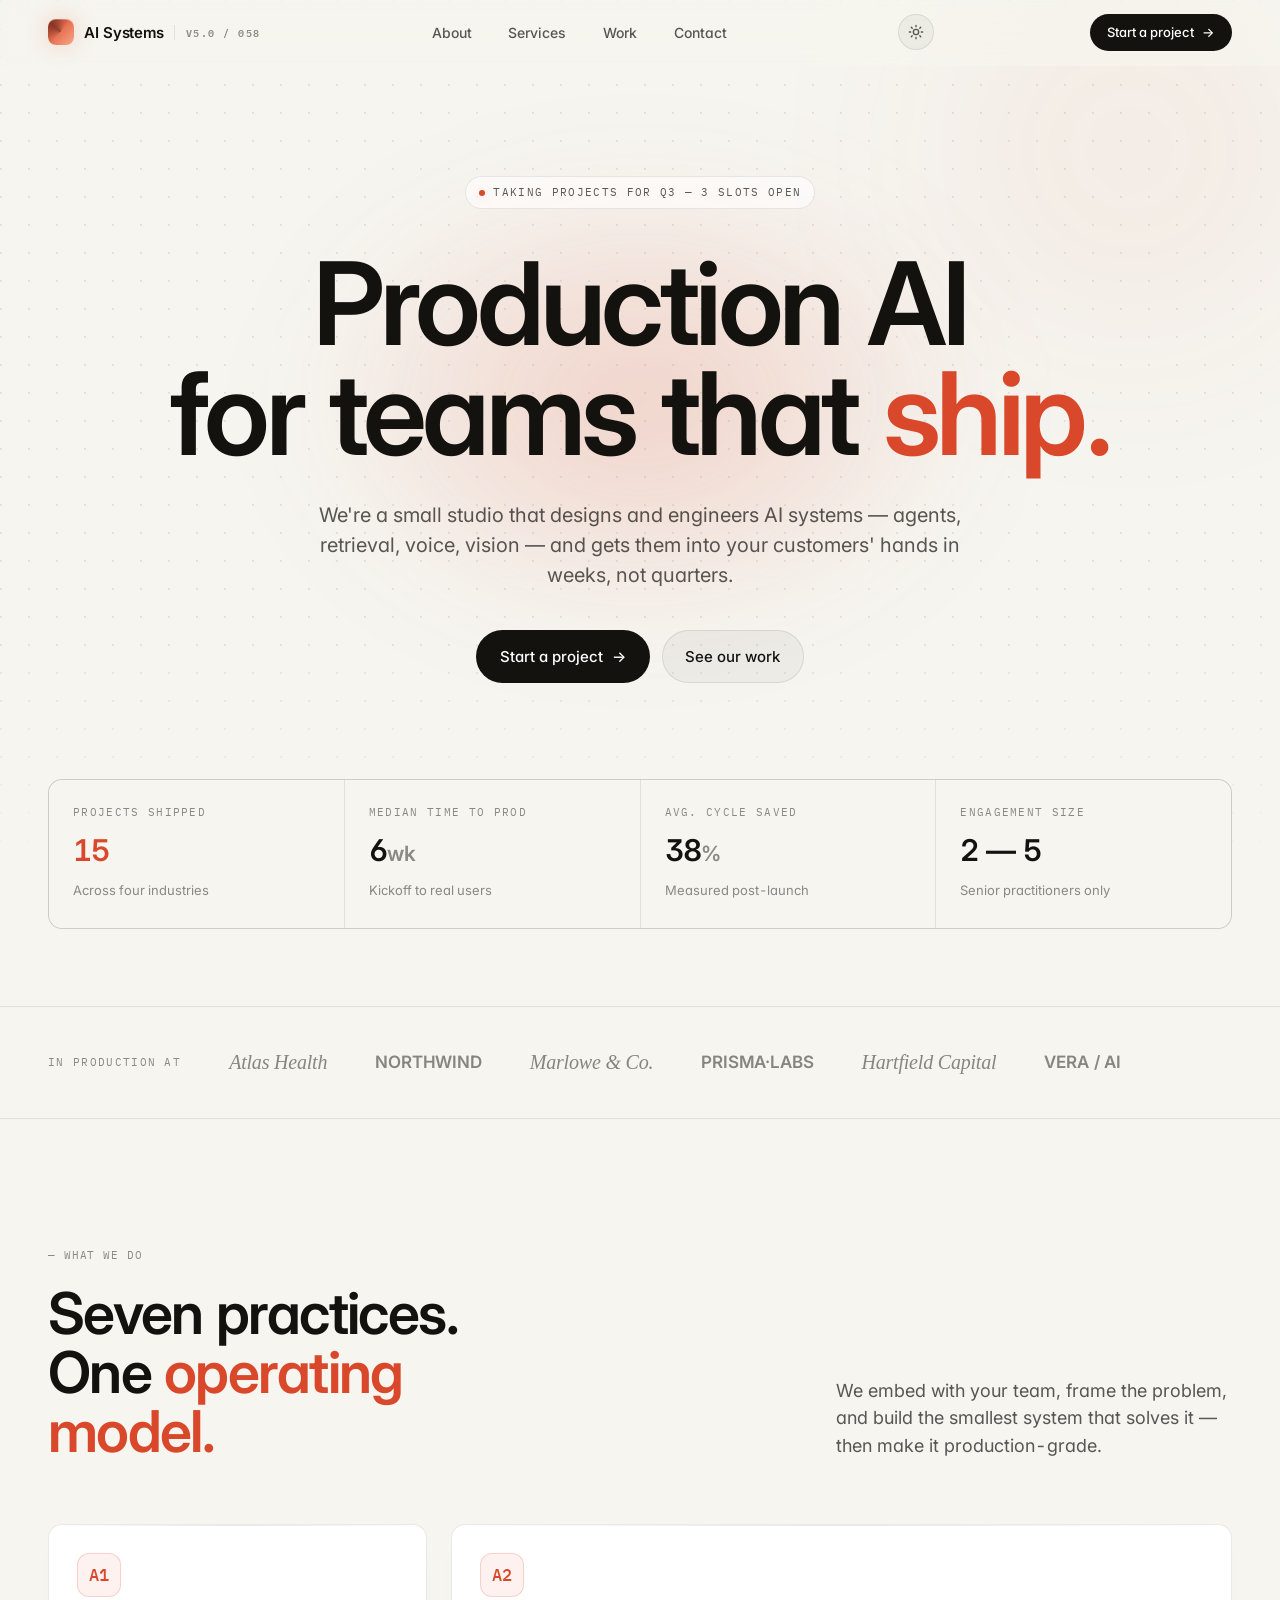
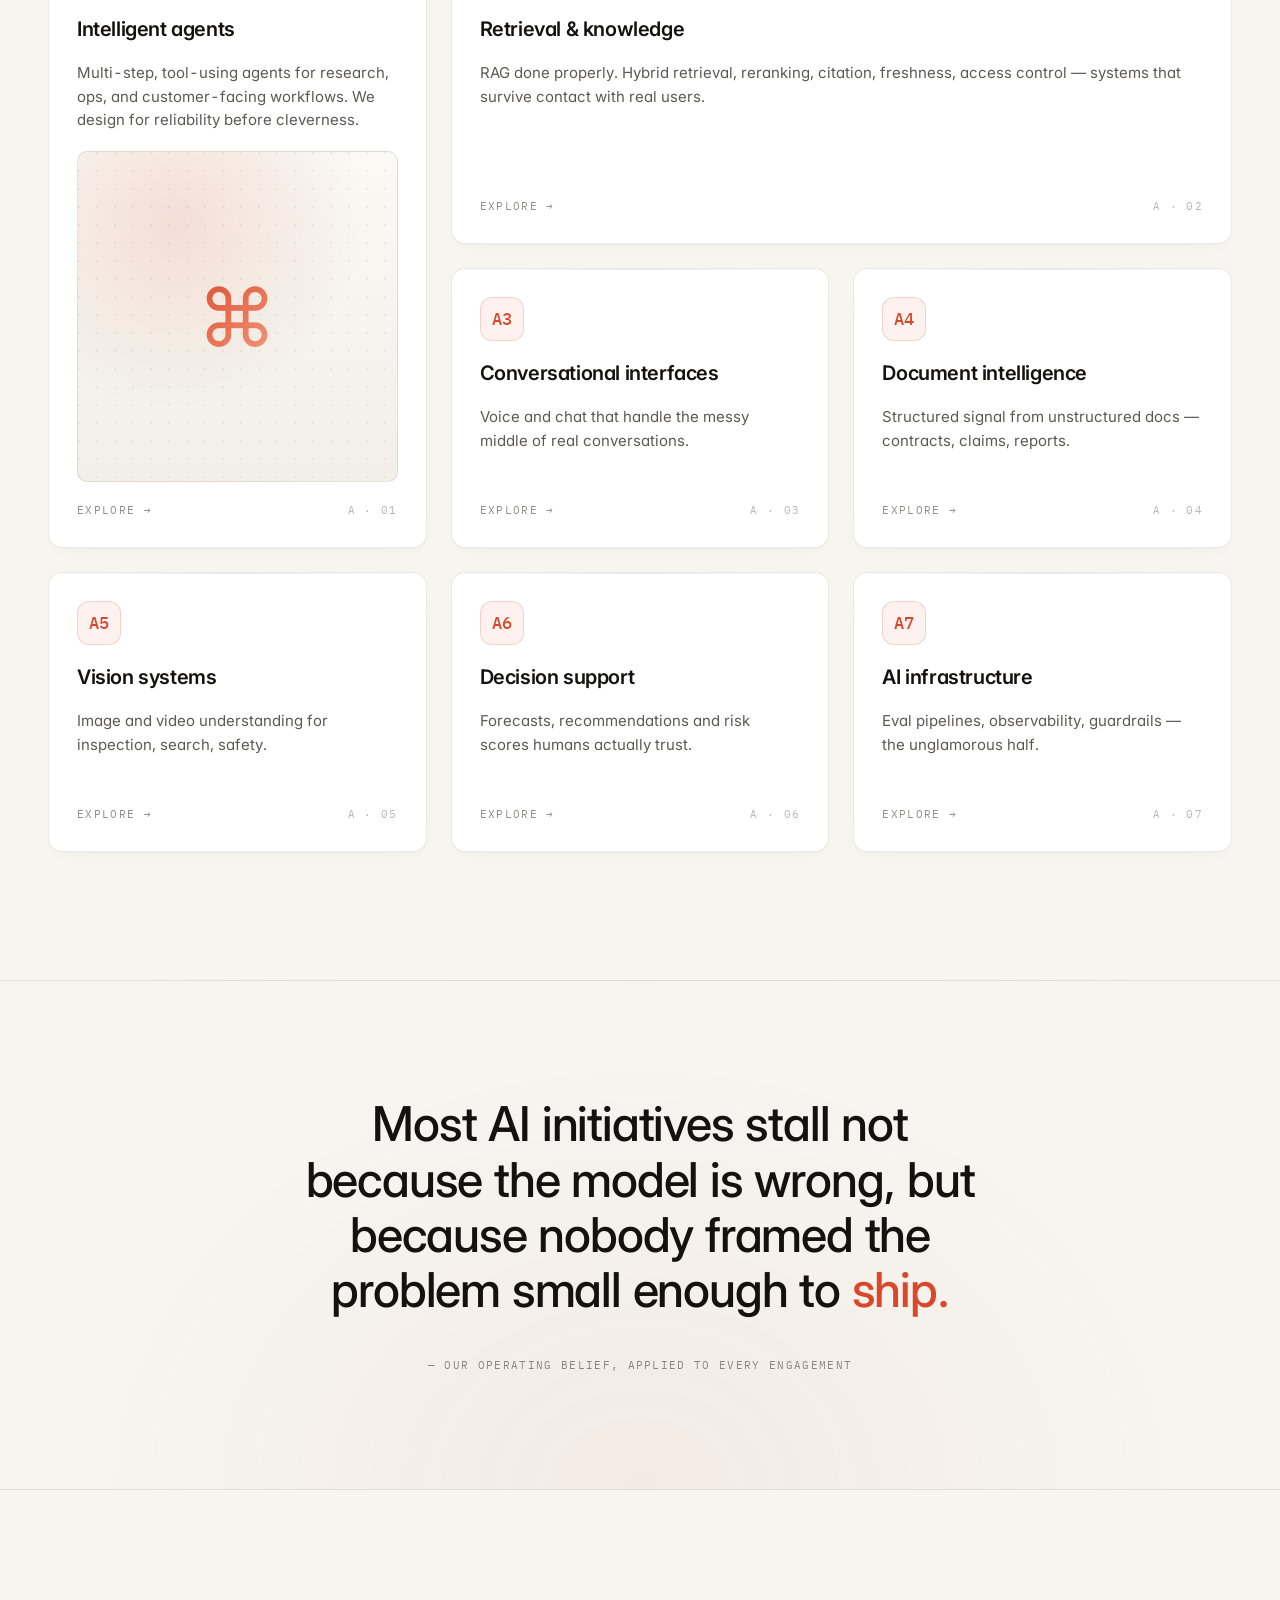
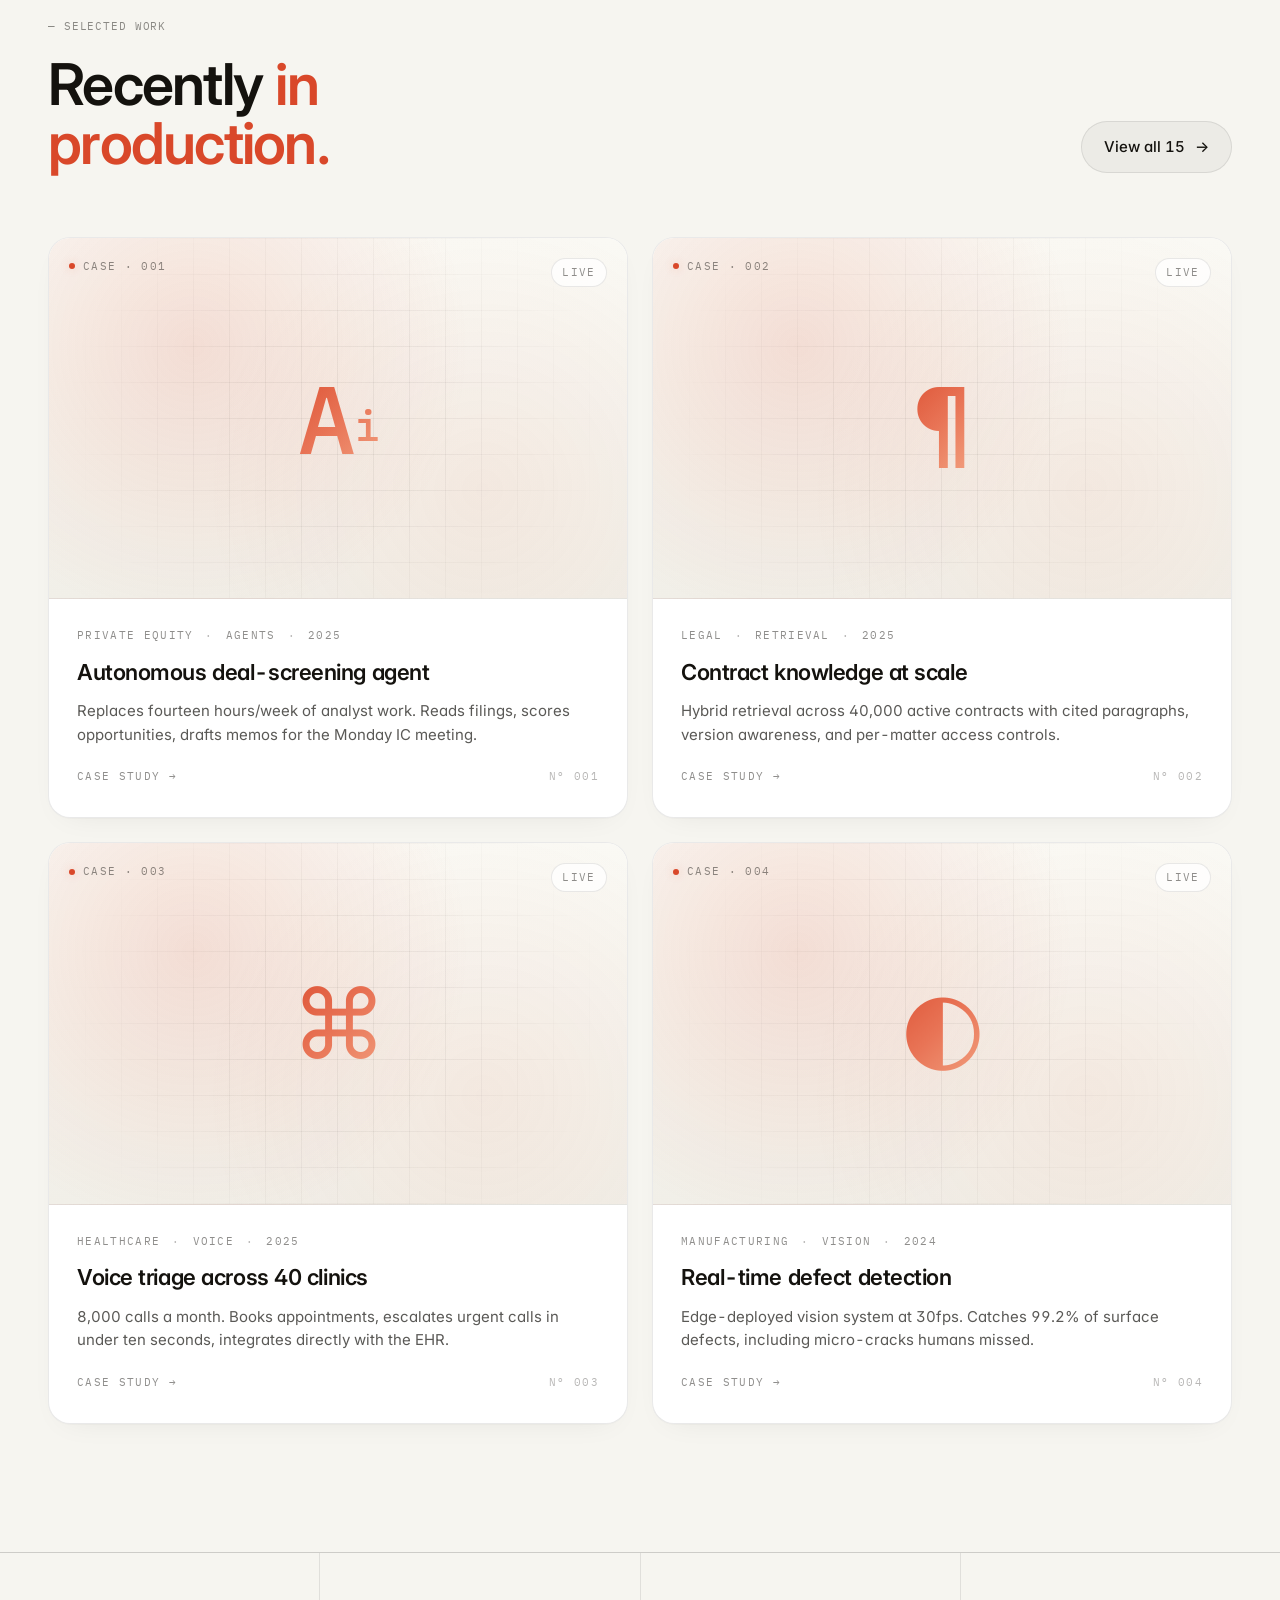
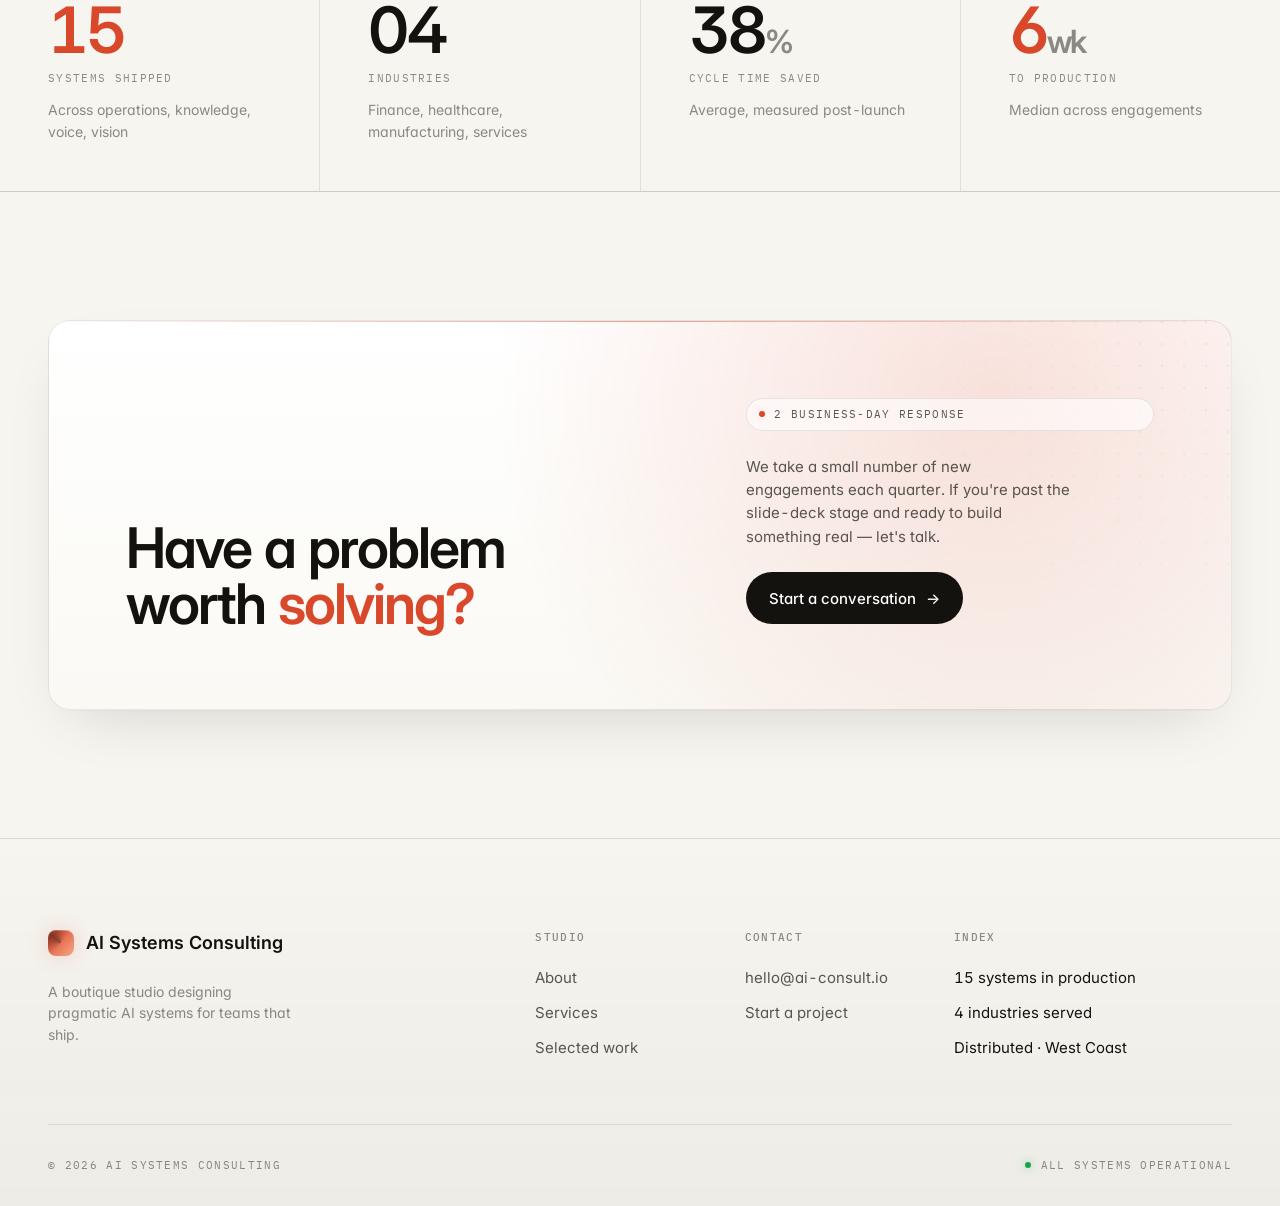
<file: index.html>
<!DOCTYPE html>
<html lang="en">
<head>
<meta charset="UTF-8">
<meta name="viewport" content="width=device-width, initial-scale=1.0">
<title>AI Systems Consulting — Production AI for teams that ship</title>
<meta name="description" content="A boutique consulting studio designing pragmatic, production-grade AI systems.">
<link rel="preconnect" href="https://fonts.googleapis.com">
<link rel="preconnect" href="https://fonts.gstatic.com" crossorigin>
<link rel="stylesheet" href="assets/css/styles.css">
<script>(function(){try{var t=localStorage.getItem('theme');if(!t)t=matchMedia('(prefers-color-scheme: light)').matches?'light':'dark';document.documentElement.setAttribute('data-theme',t);}catch(e){}})();</script>
</head>
<body>

<nav class="nav">
  <div class="nav-inner">
    <a href="index.html" class="brand">
      <span class="brand-logo"></span>
      <span>AI Systems</span>
      <span class="brand-tag">v5.0 / 058</span>
    </a>
    <div class="nav-links">
      <a href="about.html">About</a>
      <a href="services.html">Services</a>
      <a href="projects.html">Work</a>
      <a href="contact.html">Contact</a>
    </div>
    <button class="theme-toggle" aria-label="Toggle theme" data-theme-toggle>
      <svg class="ic-sun" viewBox="0 0 24 24" fill="none" stroke="currentColor" stroke-width="2" stroke-linecap="round" stroke-linejoin="round"><circle cx="12" cy="12" r="4"/><path d="M12 2v2M12 20v2M4.93 4.93l1.41 1.41M17.66 17.66l1.41 1.41M2 12h2M20 12h2M4.93 19.07l1.41-1.41M17.66 6.34l1.41-1.41"/></svg>
      <svg class="ic-moon" viewBox="0 0 24 24" fill="none" stroke="currentColor" stroke-width="2" stroke-linecap="round" stroke-linejoin="round"><path d="M21 12.79A9 9 0 1 1 11.21 3 7 7 0 0 0 21 12.79z"/></svg>
    </button>
    <a href="contact.html" class="nav-cta">Start a project <span class="arr">→</span></a>
  </div>
</nav>

<!-- HERO -->
<header class="hero">
  <div class="hero-orb"></div>
  <div class="hero-inner">
    <div class="hero-top reveal">
      <span class="tag"><span class="dot"></span> Taking projects for Q3 — 3 slots open</span>
    </div>
    <h1 class="hero-headline reveal">
      Production AI<br/>for teams that <span class="accent">ship.</span>
    </h1>
    <p class="hero-sub reveal">
      We're a small studio that designs and engineers AI systems — agents, retrieval, voice, vision — and gets them into your customers' hands in weeks, not quarters.
    </p>
    <div class="hero-actions reveal">
      <a href="contact.html" class="btn btn-primary">Start a project <span class="arr">→</span></a>
      <a href="projects.html" class="btn btn-ghost">See our work</a>
    </div>

    <div class="hero-meta-row reveal">
      <div>
        <span class="k">Projects shipped</span>
        <span class="v"><em>15</em></span>
        <span class="s">Across four industries</span>
      </div>
      <div>
        <span class="k">Median time to prod</span>
        <span class="v">6<span style="color:var(--ink-3);font-size:0.7em;">wk</span></span>
        <span class="s">Kickoff to real users</span>
      </div>
      <div>
        <span class="k">Avg. cycle saved</span>
        <span class="v">38<span style="color:var(--ink-3);font-size:0.7em;">%</span></span>
        <span class="s">Measured post-launch</span>
      </div>
      <div>
        <span class="k">Engagement size</span>
        <span class="v">2 — 5</span>
        <span class="s">Senior practitioners only</span>
      </div>
    </div>
  </div>
</header>

<!-- LOGOS / proof -->
<section class="logos reveal">
  <div class="logos-inner">
    <span class="logos-label">In production at</span>
    <div class="logos-track">
      <span class="logo-item serif">Atlas Health</span>
      <span class="logo-item">NORTHWIND</span>
      <span class="logo-item serif">Marlowe & Co.</span>
      <span class="logo-item">PRISMA·LABS</span>
      <span class="logo-item serif">Hartfield Capital</span>
      <span class="logo-item">VERA / AI</span>
    </div>
  </div>
</section>

<!-- SERVICES (bento) -->
<section class="section">
  <div class="section-inner">
    <div class="section-head reveal">
      <div class="sh-left">
        <span class="mono">— What we do</span>
        <h2>Seven practices.<br/>One <span class="accent">operating model.</span></h2>
      </div>
      <p class="sh-desc">We embed with your team, frame the problem, and build the smallest system that solves it — then make it production-grade.</p>
    </div>

    <div class="bento">

      <article class="card tall reveal">
        <div class="card-icon">A1</div>
        <h3 class="card-title">Intelligent agents</h3>
        <p class="card-desc">Multi-step, tool-using agents for research, ops, and customer-facing workflows. We design for reliability before cleverness.</p>
        <div class="visual"><span class="glyph">⌘</span></div>
        <div class="card-foot">
          <a href="services.html" class="card-link">Explore →</a>
          <span class="card-num">A · 01</span>
        </div>
      </article>

      <article class="card feat reveal">
        <div class="card-icon">A2</div>
        <h3 class="card-title">Retrieval & knowledge</h3>
        <p class="card-desc">RAG done properly. Hybrid retrieval, reranking, citation, freshness, access control — systems that survive contact with real users.</p>
        <div class="card-foot">
          <a href="services.html" class="card-link">Explore →</a>
          <span class="card-num">A · 02</span>
        </div>
      </article>

      <article class="card reveal">
        <div class="card-icon">A3</div>
        <h3 class="card-title">Conversational interfaces</h3>
        <p class="card-desc">Voice and chat that handle the messy middle of real conversations.</p>
        <div class="card-foot">
          <a href="services.html" class="card-link">Explore →</a>
          <span class="card-num">A · 03</span>
        </div>
      </article>

      <article class="card reveal">
        <div class="card-icon">A4</div>
        <h3 class="card-title">Document intelligence</h3>
        <p class="card-desc">Structured signal from unstructured docs — contracts, claims, reports.</p>
        <div class="card-foot">
          <a href="services.html" class="card-link">Explore →</a>
          <span class="card-num">A · 04</span>
        </div>
      </article>

      <article class="card reveal">
        <div class="card-icon">A5</div>
        <h3 class="card-title">Vision systems</h3>
        <p class="card-desc">Image and video understanding for inspection, search, safety.</p>
        <div class="card-foot">
          <a href="services.html" class="card-link">Explore →</a>
          <span class="card-num">A · 05</span>
        </div>
      </article>

      <article class="card reveal">
        <div class="card-icon">A6</div>
        <h3 class="card-title">Decision support</h3>
        <p class="card-desc">Forecasts, recommendations and risk scores humans actually trust.</p>
        <div class="card-foot">
          <a href="services.html" class="card-link">Explore →</a>
          <span class="card-num">A · 06</span>
        </div>
      </article>

      <article class="card reveal">
        <div class="card-icon">A7</div>
        <h3 class="card-title">AI infrastructure</h3>
        <p class="card-desc">Eval pipelines, observability, guardrails — the unglamorous half.</p>
        <div class="card-foot">
          <a href="services.html" class="card-link">Explore →</a>
          <span class="card-num">A · 07</span>
        </div>
      </article>

    </div>
  </div>
</section>

<!-- QUOTE -->
<section class="quote-block reveal">
  <div class="quote-inner">
    <p class="quote-text">
      Most AI initiatives stall not because the model is wrong, but because nobody framed the problem small enough to <span class="accent">ship.</span>
    </p>
    <div class="quote-cite">— Our operating belief, applied to every engagement</div>
  </div>
</section>

<!-- WORK -->
<section class="section">
  <div class="section-inner">
    <div class="section-head reveal">
      <div class="sh-left">
        <span class="mono">— Selected work</span>
        <h2>Recently <span class="accent">in production.</span></h2>
      </div>
      <a href="projects.html" class="btn btn-ghost">View all 15 <span class="arr">→</span></a>
    </div>

    <div class="work-grid">

      <article class="work-card reveal">
        <div class="work-visual">
          <span class="work-corner"><span class="dot"></span> Case · 001</span>
          <span class="work-status">Live</span>
          <span class="work-glyph">A<sub style="font-size:0.45em;vertical-align:0.3em;">i</sub></span>
        </div>
        <div class="work-body">
          <div class="work-meta"><span class="m">Private Equity</span><span class="m">Agents</span><span class="m">2025</span></div>
          <h3 class="work-title">Autonomous deal-screening agent</h3>
          <p class="work-desc">Replaces fourteen hours/week of analyst work. Reads filings, scores opportunities, drafts memos for the Monday IC meeting.</p>
          <div class="work-foot">
            <a href="projects.html" class="card-link">Case study →</a>
            <span class="card-num">N° 001</span>
          </div>
        </div>
      </article>

      <article class="work-card reveal">
        <div class="work-visual">
          <span class="work-corner"><span class="dot"></span> Case · 002</span>
          <span class="work-status">Live</span>
          <span class="work-glyph">¶</span>
        </div>
        <div class="work-body">
          <div class="work-meta"><span class="m">Legal</span><span class="m">Retrieval</span><span class="m">2025</span></div>
          <h3 class="work-title">Contract knowledge at scale</h3>
          <p class="work-desc">Hybrid retrieval across 40,000 active contracts with cited paragraphs, version awareness, and per-matter access controls.</p>
          <div class="work-foot">
            <a href="projects.html" class="card-link">Case study →</a>
            <span class="card-num">N° 002</span>
          </div>
        </div>
      </article>

      <article class="work-card reveal">
        <div class="work-visual">
          <span class="work-corner"><span class="dot"></span> Case · 003</span>
          <span class="work-status">Live</span>
          <span class="work-glyph">⌘</span>
        </div>
        <div class="work-body">
          <div class="work-meta"><span class="m">Healthcare</span><span class="m">Voice</span><span class="m">2025</span></div>
          <h3 class="work-title">Voice triage across 40 clinics</h3>
          <p class="work-desc">8,000 calls a month. Books appointments, escalates urgent calls in under ten seconds, integrates directly with the EHR.</p>
          <div class="work-foot">
            <a href="projects.html" class="card-link">Case study →</a>
            <span class="card-num">N° 003</span>
          </div>
        </div>
      </article>

      <article class="work-card reveal">
        <div class="work-visual">
          <span class="work-corner"><span class="dot"></span> Case · 004</span>
          <span class="work-status">Live</span>
          <span class="work-glyph">◐</span>
        </div>
        <div class="work-body">
          <div class="work-meta"><span class="m">Manufacturing</span><span class="m">Vision</span><span class="m">2024</span></div>
          <h3 class="work-title">Real-time defect detection</h3>
          <p class="work-desc">Edge-deployed vision system at 30fps. Catches 99.2% of surface defects, including micro-cracks humans missed.</p>
          <div class="work-foot">
            <a href="projects.html" class="card-link">Case study →</a>
            <span class="card-num">N° 004</span>
          </div>
        </div>
      </article>

    </div>
  </div>
</section>

<!-- STATS -->
<section class="stats-strip reveal">
  <div><span class="stat-num"><span class="accent">15</span></span><span class="stat-label">Systems shipped</span><span class="stat-sub">Across operations, knowledge, voice, vision</span></div>
  <div><span class="stat-num">04</span><span class="stat-label">Industries</span><span class="stat-sub">Finance, healthcare, manufacturing, services</span></div>
  <div><span class="stat-num">38<span style="color:var(--ink-3);font-size:0.5em;">%</span></span><span class="stat-label">Cycle time saved</span><span class="stat-sub">Average, measured post-launch</span></div>
  <div><span class="stat-num"><span class="accent">6</span><span style="color:var(--ink-3);font-size:0.5em;">wk</span></span><span class="stat-label">To production</span><span class="stat-sub">Median across engagements</span></div>
</section>

<!-- CTA -->
<section class="cta reveal">
  <div class="cta-card">
    <div class="cta-grid">
      <h2 class="cta-head">Have a problem<br/>worth <span class="accent">solving?</span></h2>
      <div class="cta-right">
        <span class="tag"><span class="dot"></span> 2 business-day response</span>
        <p>We take a small number of new engagements each quarter. If you're past the slide-deck stage and ready to build something real — let's talk.</p>
        <div><a href="contact.html" class="btn btn-primary">Start a conversation <span class="arr">→</span></a></div>
      </div>
    </div>
  </div>
</section>

<!-- FOOTER -->
<footer class="footer">
  <div class="footer-inner">
    <div class="footer-grid">
      <div class="footer-brand">
        <div class="b-mark"><span class="brand-logo"></span><span class="name">AI Systems Consulting</span></div>
        <span class="b-tag">A boutique studio designing pragmatic AI systems for teams that ship.</span>
      </div>
      <div>
        <h5>Studio</h5>
        <ul>
          <li><a href="about.html">About</a></li>
          <li><a href="services.html">Services</a></li>
          <li><a href="projects.html">Selected work</a></li>
        </ul>
      </div>
      <div>
        <h5>Contact</h5>
        <ul>
          <li><a href="mailto:hello@ai-consult.io">hello@ai-consult.io</a></li>
          <li><a href="contact.html">Start a project</a></li>
        </ul>
      </div>
      <div>
        <h5>Index</h5>
        <ul>
          <li>15 systems in production</li>
          <li>4 industries served</li>
          <li>Distributed · West Coast</li>
        </ul>
      </div>
    </div>
    <div class="footer-bottom">
      <span>© 2026 AI Systems Consulting</span>
      <span class="status"><span class="dot"></span> All systems operational</span>
    </div>
  </div>
</footer>

<script src="assets/js/main.js"></script>
</body>
</html>
</file>
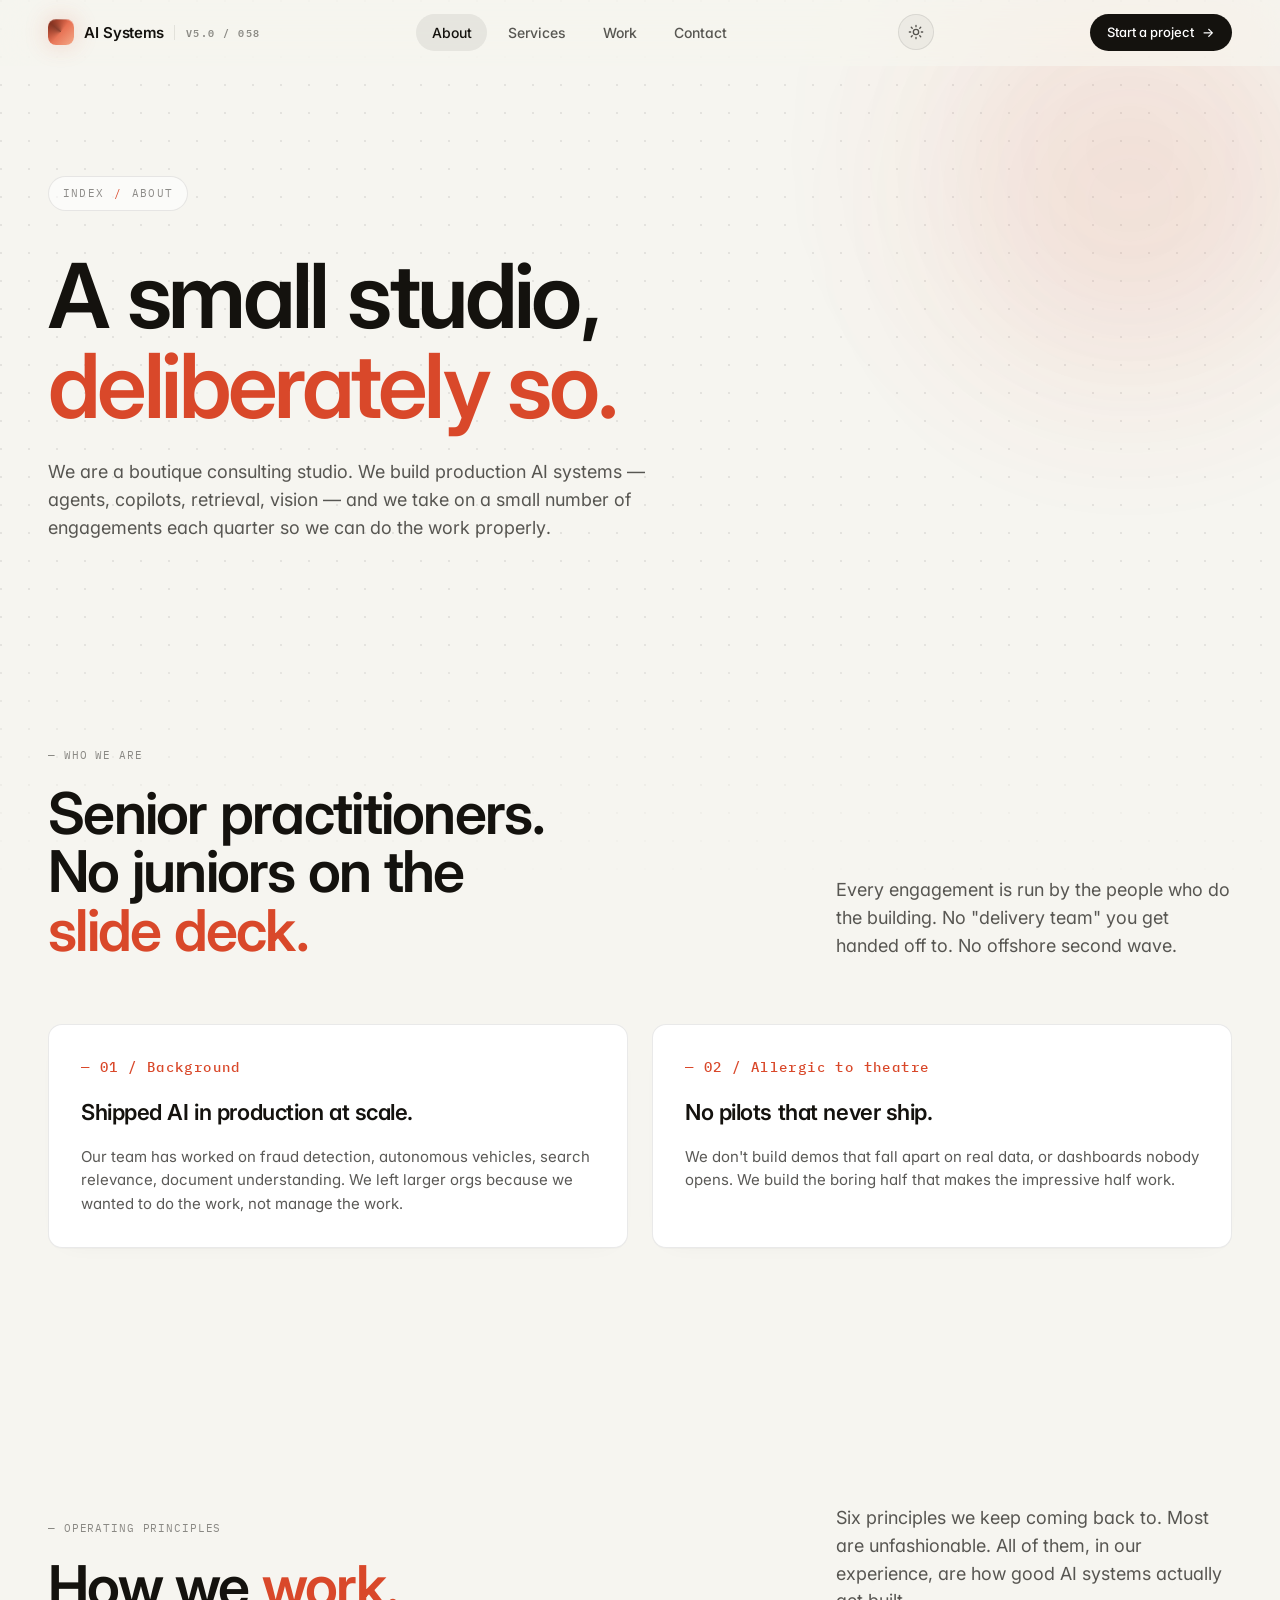
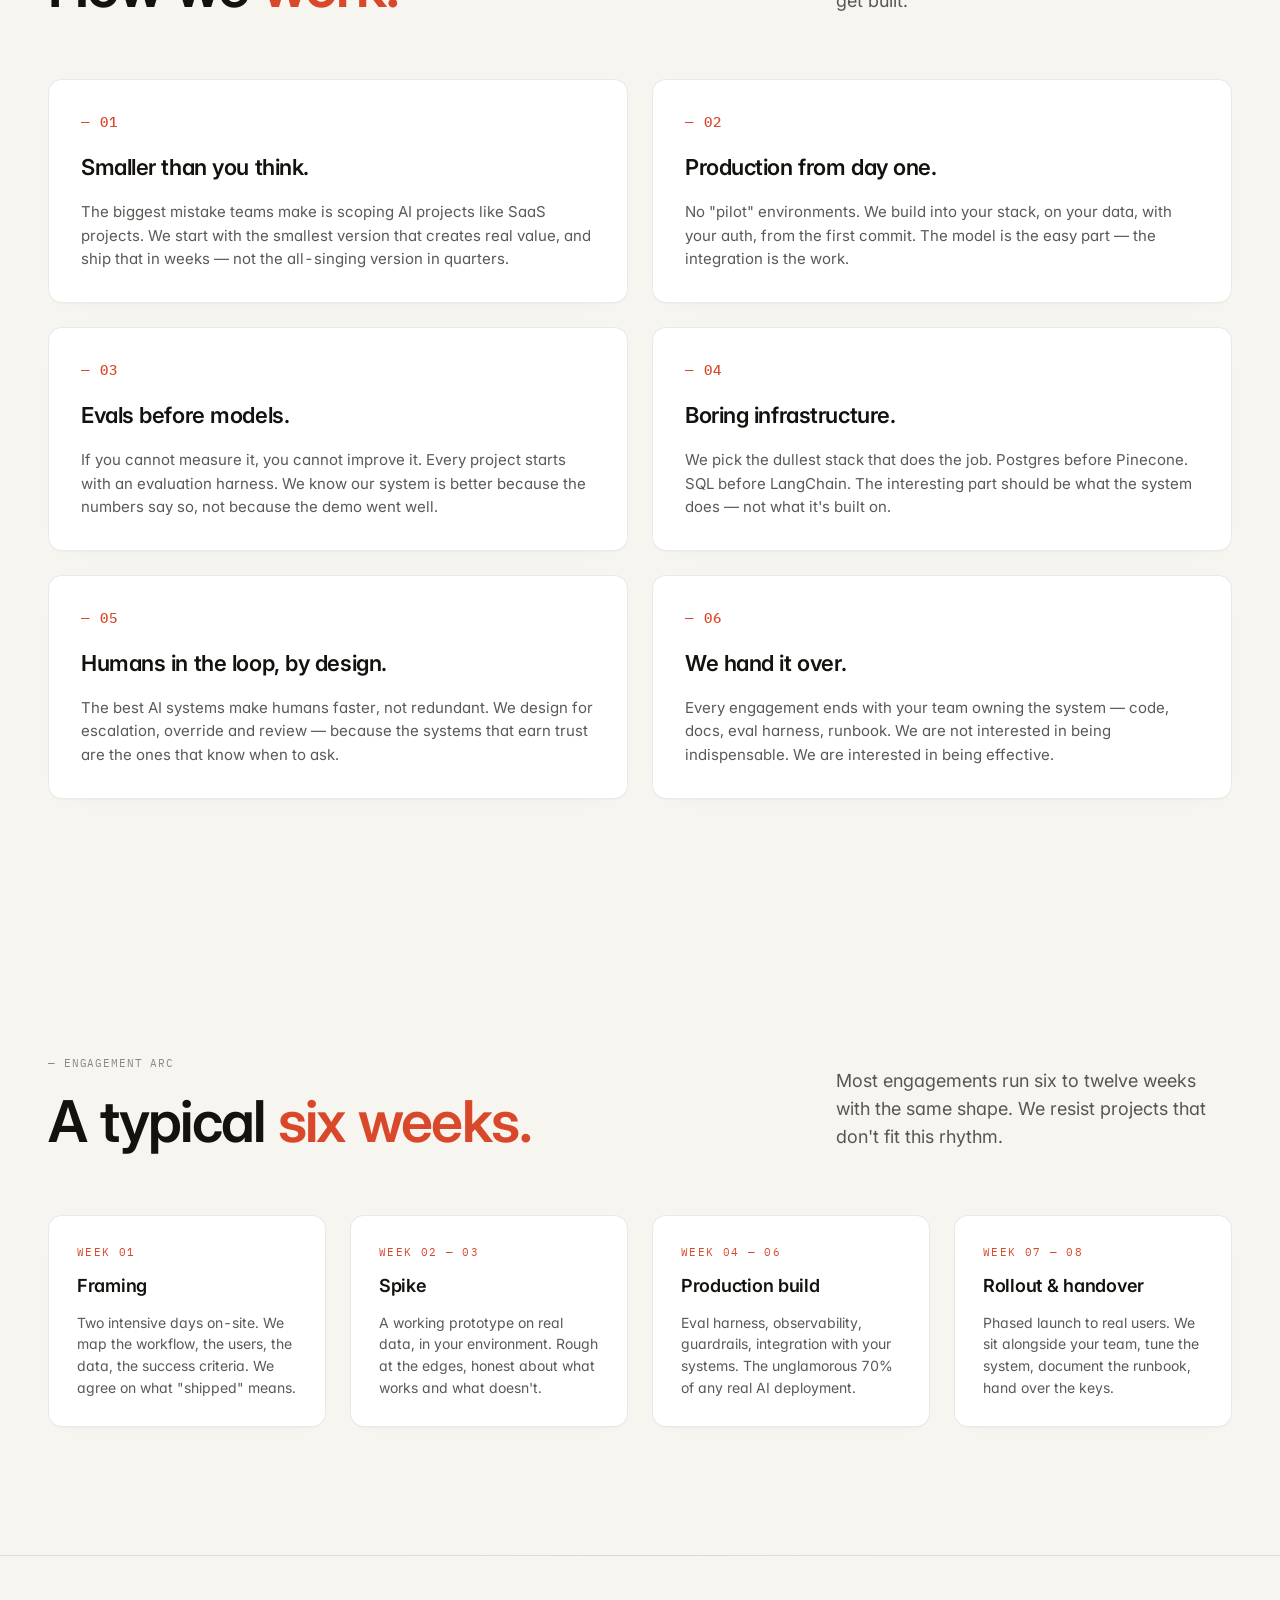
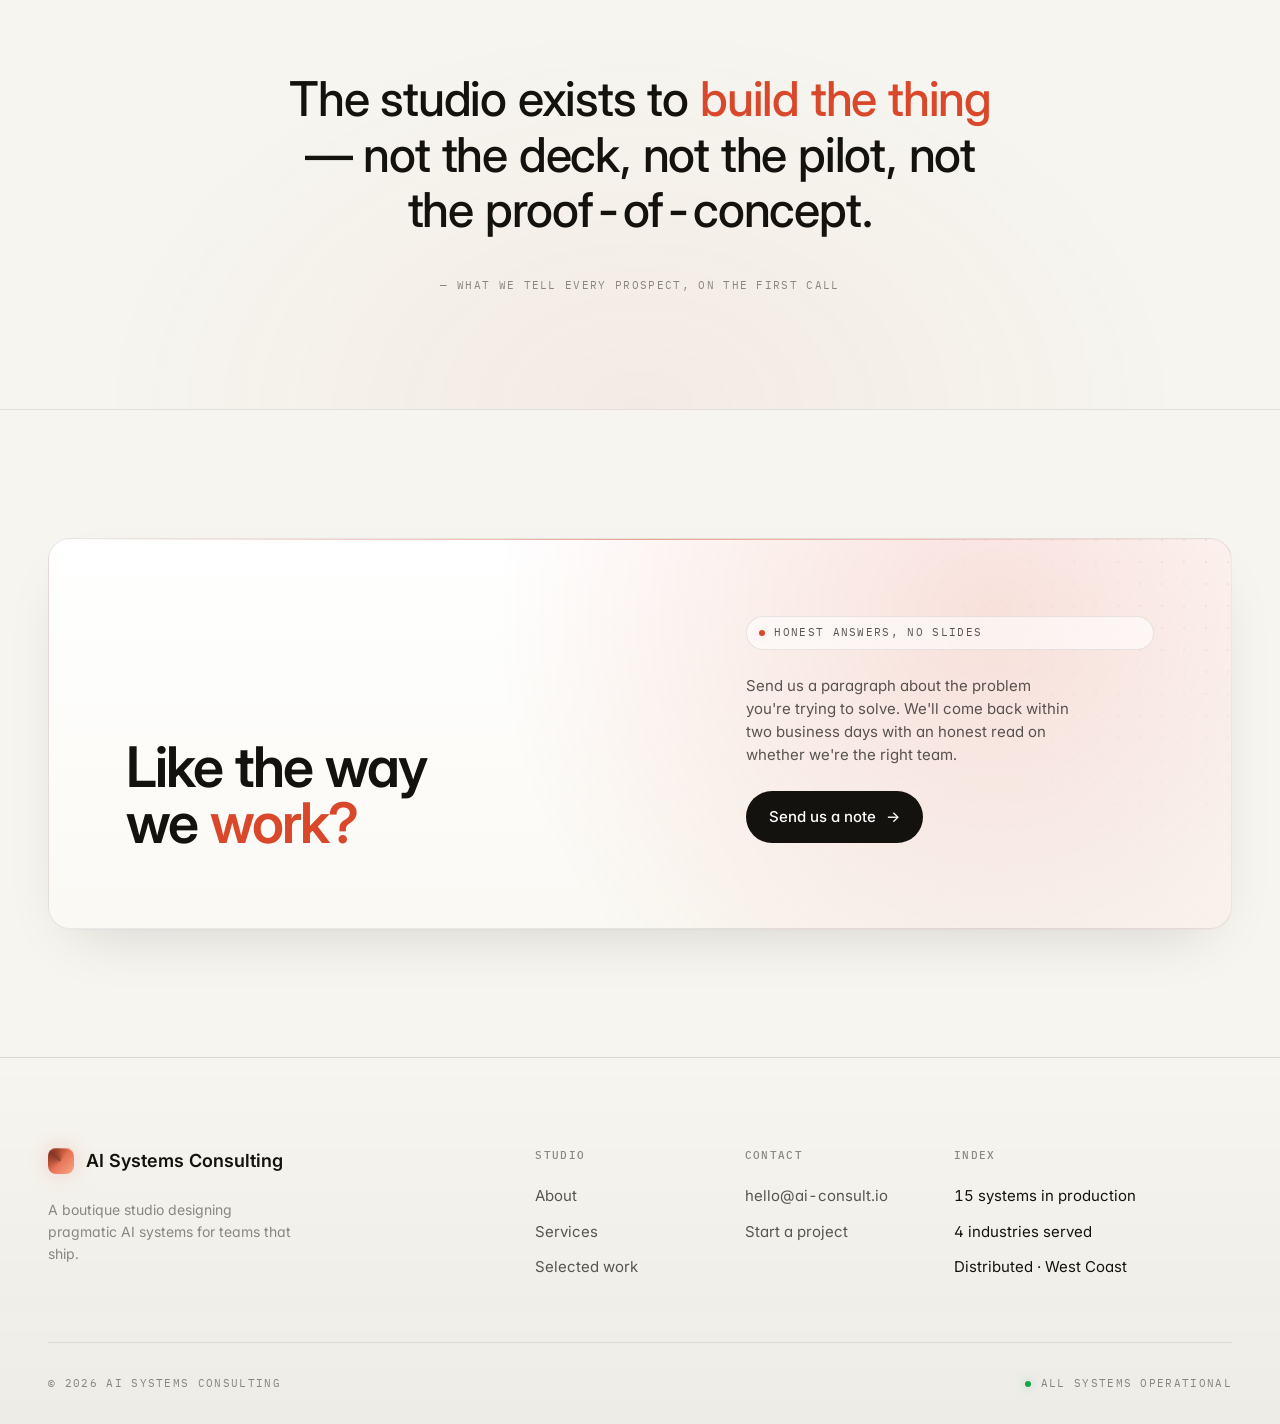
<file: about.html>
<!DOCTYPE html>
<html lang="en">
<head>
<meta charset="UTF-8">
<meta name="viewport" content="width=device-width, initial-scale=1.0">
<title>About — AI Systems Consulting</title>
<meta name="description" content="A small studio of senior practitioners. We build production AI systems end-to-end.">
<link rel="preconnect" href="https://fonts.googleapis.com">
<link rel="preconnect" href="https://fonts.gstatic.com" crossorigin>
<link rel="stylesheet" href="assets/css/styles.css">
<script>(function(){try{var t=localStorage.getItem('theme');if(!t)t=matchMedia('(prefers-color-scheme: light)').matches?'light':'dark';document.documentElement.setAttribute('data-theme',t);}catch(e){}})();</script>
</head>
<body>

<nav class="nav">
  <div class="nav-inner">
    <a href="index.html" class="brand"><span class="brand-logo"></span><span>AI Systems</span><span class="brand-tag">v5.0 / 058</span></a>
    <div class="nav-links">
      <a href="about.html">About</a>
      <a href="services.html">Services</a>
      <a href="projects.html">Work</a>
      <a href="contact.html">Contact</a>
    </div>
    <button class="theme-toggle" aria-label="Toggle theme" data-theme-toggle>
      <svg class="ic-sun" viewBox="0 0 24 24" fill="none" stroke="currentColor" stroke-width="2" stroke-linecap="round" stroke-linejoin="round"><circle cx="12" cy="12" r="4"/><path d="M12 2v2M12 20v2M4.93 4.93l1.41 1.41M17.66 17.66l1.41 1.41M2 12h2M20 12h2M4.93 19.07l1.41-1.41M17.66 6.34l1.41-1.41"/></svg>
      <svg class="ic-moon" viewBox="0 0 24 24" fill="none" stroke="currentColor" stroke-width="2" stroke-linecap="round" stroke-linejoin="round"><path d="M21 12.79A9 9 0 1 1 11.21 3 7 7 0 0 0 21 12.79z"/></svg>
    </button>
    <a href="contact.html" class="nav-cta">Start a project <span class="arr">→</span></a>
  </div>
</nav>

<header class="page-hero">
  <div class="page-hero-orb"></div>
  <div class="page-hero-inner">
    <div class="breadcrumb"><a href="index.html">Index</a> <span class="sep">/</span> <span>About</span></div>
    <h1>A small studio,<br/><span class="accent">deliberately so.</span></h1>
    <p class="ph-sub">We are a boutique consulting studio. We build production AI systems — agents, copilots, retrieval, vision — and we take on a small number of engagements each quarter so we can do the work properly.</p>
  </div>
</header>

<!-- Who we are -->
<section class="section">
  <div class="section-inner">
    <div class="section-head reveal">
      <div class="sh-left">
        <span class="mono">— Who we are</span>
        <h2>Senior practitioners.<br/>No juniors on the <span class="accent">slide deck.</span></h2>
      </div>
      <p class="sh-desc">Every engagement is run by the people who do the building. No "delivery team" you get handed off to. No offshore second wave.</p>
    </div>

    <div class="principles reveal">
      <div class="principle-card">
        <span class="principle-num">— 01 / Background</span>
        <h3 class="principle-title">Shipped AI in production at scale.</h3>
        <p class="principle-desc">Our team has worked on fraud detection, autonomous vehicles, search relevance, document understanding. We left larger orgs because we wanted to do the work, not manage the work.</p>
      </div>
      <div class="principle-card">
        <span class="principle-num">— 02 / Allergic to theatre</span>
        <h3 class="principle-title">No pilots that never ship.</h3>
        <p class="principle-desc">We don't build demos that fall apart on real data, or dashboards nobody opens. We build the boring half that makes the impressive half work.</p>
      </div>
    </div>
  </div>
</section>

<!-- Principles -->
<section class="section">
  <div class="section-inner">
    <div class="section-head reveal">
      <div class="sh-left">
        <span class="mono">— Operating principles</span>
        <h2>How we <span class="accent">work.</span></h2>
      </div>
      <p class="sh-desc">Six principles we keep coming back to. Most are unfashionable. All of them, in our experience, are how good AI systems actually get built.</p>
    </div>

    <div class="principles reveal">
      <div class="principle-card">
        <span class="principle-num">— 01</span>
        <h3 class="principle-title">Smaller than you think.</h3>
        <p class="principle-desc">The biggest mistake teams make is scoping AI projects like SaaS projects. We start with the smallest version that creates real value, and ship that in weeks — not the all-singing version in quarters.</p>
      </div>
      <div class="principle-card">
        <span class="principle-num">— 02</span>
        <h3 class="principle-title">Production from day one.</h3>
        <p class="principle-desc">No "pilot" environments. We build into your stack, on your data, with your auth, from the first commit. The model is the easy part — the integration is the work.</p>
      </div>
      <div class="principle-card">
        <span class="principle-num">— 03</span>
        <h3 class="principle-title">Evals before models.</h3>
        <p class="principle-desc">If you cannot measure it, you cannot improve it. Every project starts with an evaluation harness. We know our system is better because the numbers say so, not because the demo went well.</p>
      </div>
      <div class="principle-card">
        <span class="principle-num">— 04</span>
        <h3 class="principle-title">Boring infrastructure.</h3>
        <p class="principle-desc">We pick the dullest stack that does the job. Postgres before Pinecone. SQL before LangChain. The interesting part should be what the system does — not what it's built on.</p>
      </div>
      <div class="principle-card">
        <span class="principle-num">— 05</span>
        <h3 class="principle-title">Humans in the loop, by design.</h3>
        <p class="principle-desc">The best AI systems make humans faster, not redundant. We design for escalation, override and review — because the systems that earn trust are the ones that know when to ask.</p>
      </div>
      <div class="principle-card">
        <span class="principle-num">— 06</span>
        <h3 class="principle-title">We hand it over.</h3>
        <p class="principle-desc">Every engagement ends with your team owning the system — code, docs, eval harness, runbook. We are not interested in being indispensable. We are interested in being effective.</p>
      </div>
    </div>
  </div>
</section>

<!-- Timeline -->
<section class="section">
  <div class="section-inner">
    <div class="section-head reveal">
      <div class="sh-left">
        <span class="mono">— Engagement arc</span>
        <h2>A typical <span class="accent">six weeks.</span></h2>
      </div>
      <p class="sh-desc">Most engagements run six to twelve weeks with the same shape. We resist projects that don't fit this rhythm.</p>
    </div>

    <div class="timeline reveal">
      <div class="timeline-step">
        <span class="wk">Week 01</span>
        <h3 class="ttl">Framing</h3>
        <p class="desc">Two intensive days on-site. We map the workflow, the users, the data, the success criteria. We agree on what "shipped" means.</p>
      </div>
      <div class="timeline-step">
        <span class="wk">Week 02 — 03</span>
        <h3 class="ttl">Spike</h3>
        <p class="desc">A working prototype on real data, in your environment. Rough at the edges, honest about what works and what doesn't.</p>
      </div>
      <div class="timeline-step">
        <span class="wk">Week 04 — 06</span>
        <h3 class="ttl">Production build</h3>
        <p class="desc">Eval harness, observability, guardrails, integration with your systems. The unglamorous 70% of any real AI deployment.</p>
      </div>
      <div class="timeline-step">
        <span class="wk">Week 07 — 08</span>
        <h3 class="ttl">Rollout & handover</h3>
        <p class="desc">Phased launch to real users. We sit alongside your team, tune the system, document the runbook, hand over the keys.</p>
      </div>
    </div>
  </div>
</section>

<!-- Quote -->
<section class="quote-block reveal">
  <div class="quote-inner">
    <p class="quote-text">
      The studio exists to <span class="accent">build the thing</span> — not the deck, not the pilot, not the proof-of-concept.
    </p>
    <div class="quote-cite">— What we tell every prospect, on the first call</div>
  </div>
</section>

<!-- CTA -->
<section class="cta reveal">
  <div class="cta-card">
    <div class="cta-grid">
      <h2 class="cta-head">Like the way<br/>we <span class="accent">work?</span></h2>
      <div class="cta-right">
        <span class="tag"><span class="dot"></span> Honest answers, no slides</span>
        <p>Send us a paragraph about the problem you're trying to solve. We'll come back within two business days with an honest read on whether we're the right team.</p>
        <div><a href="contact.html" class="btn btn-primary">Send us a note <span class="arr">→</span></a></div>
      </div>
    </div>
  </div>
</section>

<footer class="footer">
  <div class="footer-inner">
    <div class="footer-grid">
      <div class="footer-brand">
        <div class="b-mark"><span class="brand-logo"></span><span class="name">AI Systems Consulting</span></div>
        <span class="b-tag">A boutique studio designing pragmatic AI systems for teams that ship.</span>
      </div>
      <div><h5>Studio</h5><ul><li><a href="about.html">About</a></li><li><a href="services.html">Services</a></li><li><a href="projects.html">Selected work</a></li></ul></div>
      <div><h5>Contact</h5><ul><li><a href="mailto:hello@ai-consult.io">hello@ai-consult.io</a></li><li><a href="contact.html">Start a project</a></li></ul></div>
      <div><h5>Index</h5><ul><li>15 systems in production</li><li>4 industries served</li><li>Distributed · West Coast</li></ul></div>
    </div>
    <div class="footer-bottom">
      <span>© 2026 AI Systems Consulting</span>
      <span class="status"><span class="dot"></span> All systems operational</span>
    </div>
  </div>
</footer>

<script src="assets/js/main.js"></script>
</body>
</html>
</file>
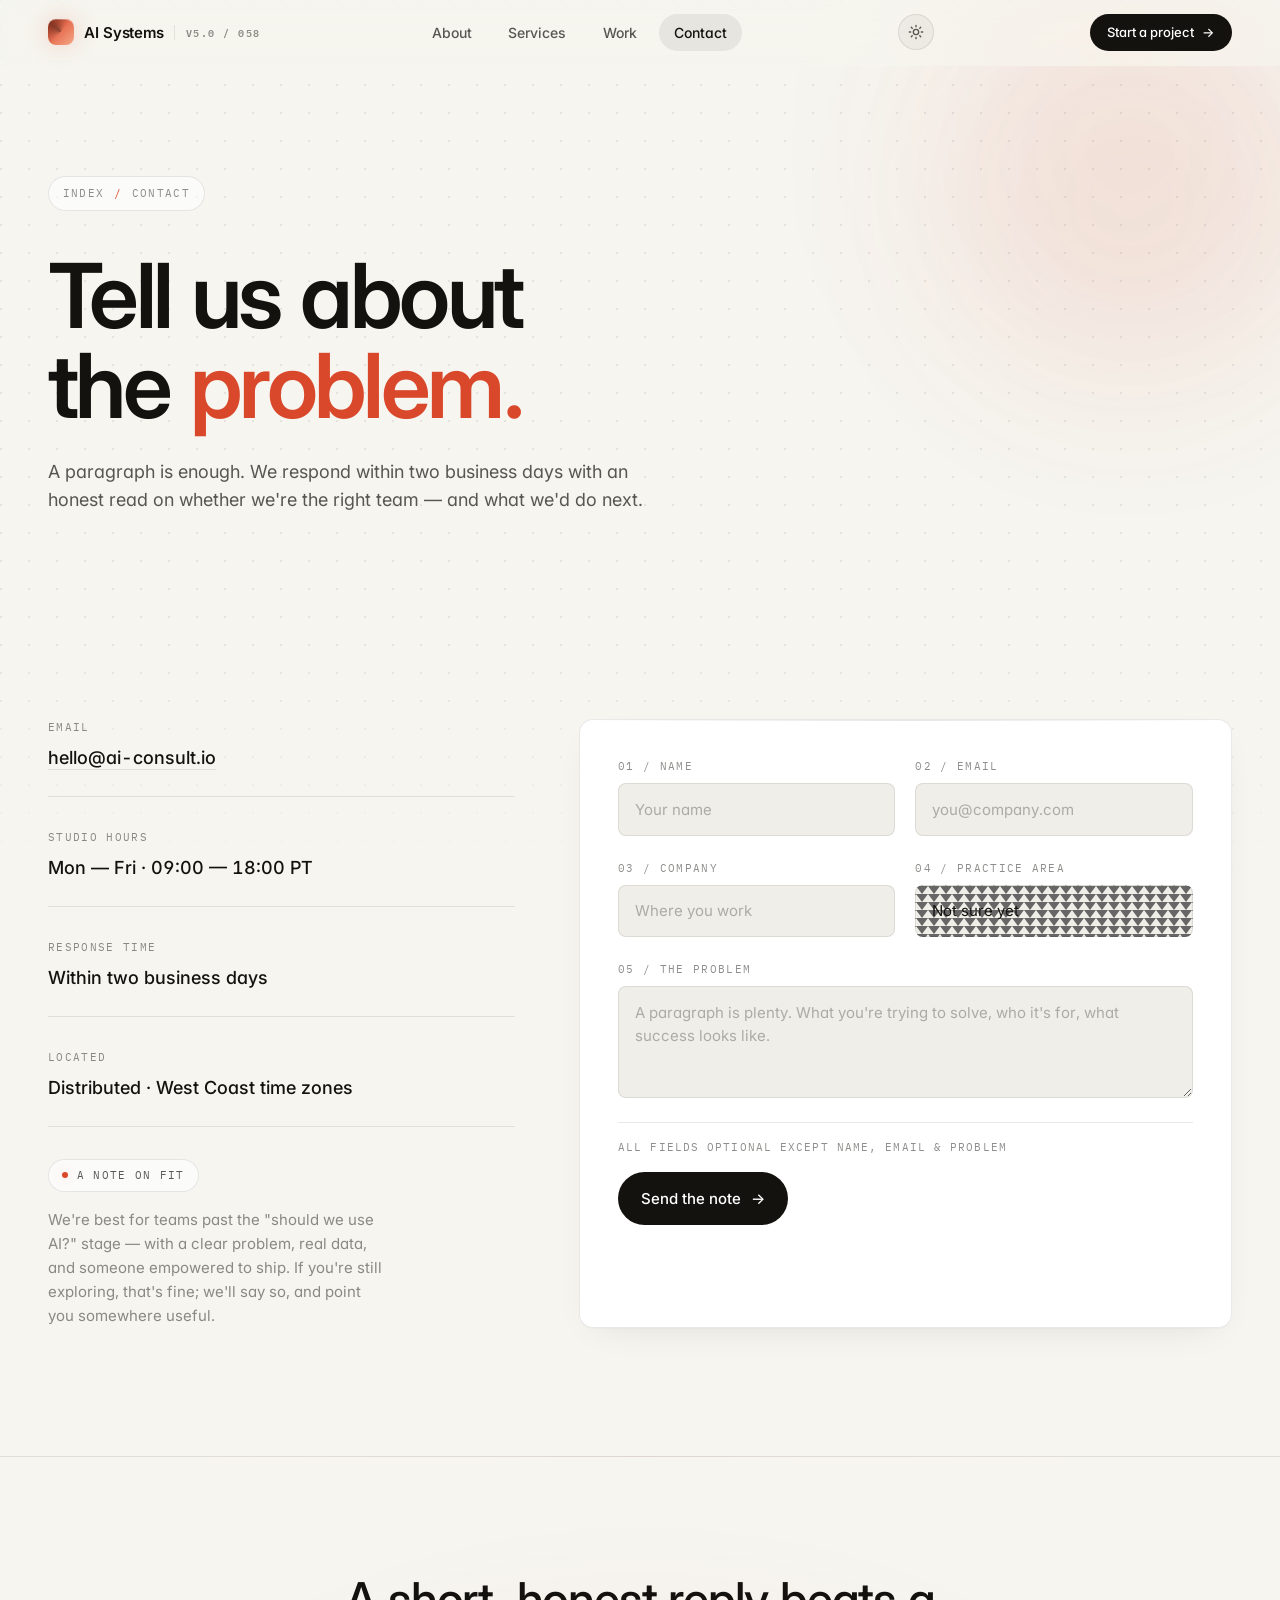
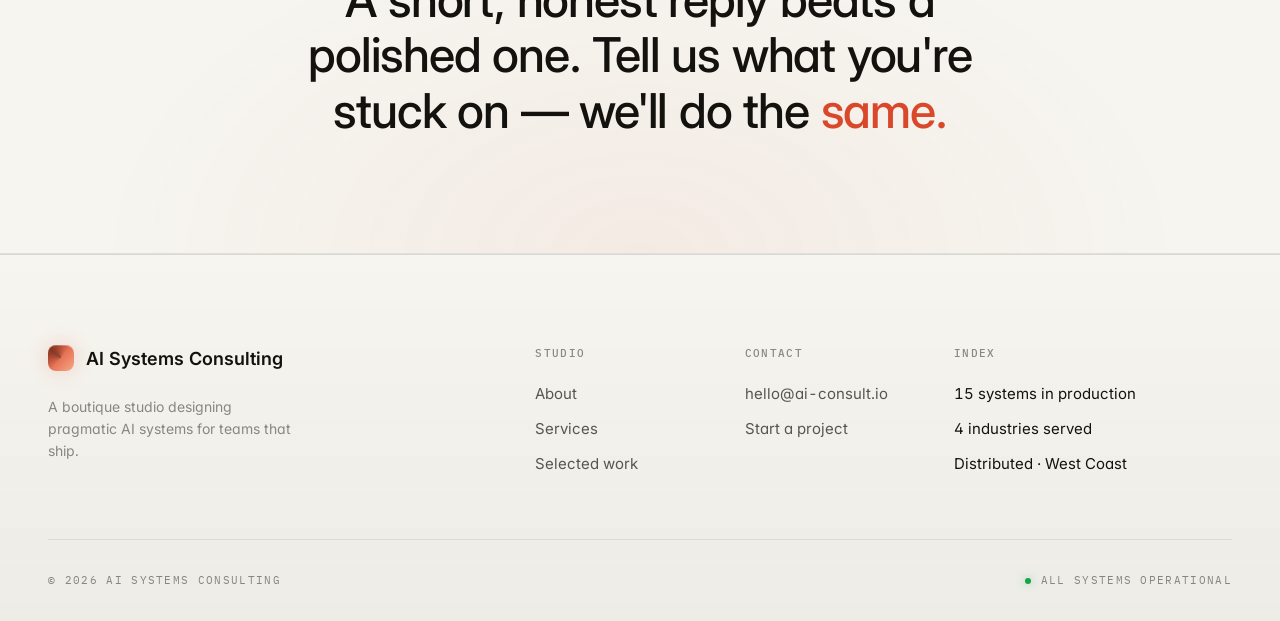
<file: contact.html>
<!DOCTYPE html>
<html lang="en">
<head>
<meta charset="UTF-8">
<meta name="viewport" content="width=device-width, initial-scale=1.0">
<title>Contact — AI Systems Consulting</title>
<meta name="description" content="Start a project. A handful of engagements each quarter. Two business day response.">
<link rel="preconnect" href="https://fonts.googleapis.com">
<link rel="preconnect" href="https://fonts.gstatic.com" crossorigin>
<link rel="stylesheet" href="assets/css/styles.css">
<script>(function(){try{var t=localStorage.getItem('theme');if(!t)t=matchMedia('(prefers-color-scheme: light)').matches?'light':'dark';document.documentElement.setAttribute('data-theme',t);}catch(e){}})();</script>
</head>
<body>

<nav class="nav">
  <div class="nav-inner">
    <a href="index.html" class="brand"><span class="brand-logo"></span><span>AI Systems</span><span class="brand-tag">v5.0 / 058</span></a>
    <div class="nav-links">
      <a href="about.html">About</a>
      <a href="services.html">Services</a>
      <a href="projects.html">Work</a>
      <a href="contact.html">Contact</a>
    </div>
    <button class="theme-toggle" aria-label="Toggle theme" data-theme-toggle>
      <svg class="ic-sun" viewBox="0 0 24 24" fill="none" stroke="currentColor" stroke-width="2" stroke-linecap="round" stroke-linejoin="round"><circle cx="12" cy="12" r="4"/><path d="M12 2v2M12 20v2M4.93 4.93l1.41 1.41M17.66 17.66l1.41 1.41M2 12h2M20 12h2M4.93 19.07l1.41-1.41M17.66 6.34l1.41-1.41"/></svg>
      <svg class="ic-moon" viewBox="0 0 24 24" fill="none" stroke="currentColor" stroke-width="2" stroke-linecap="round" stroke-linejoin="round"><path d="M21 12.79A9 9 0 1 1 11.21 3 7 7 0 0 0 21 12.79z"/></svg>
    </button>
    <a href="contact.html" class="nav-cta">Start a project <span class="arr">→</span></a>
  </div>
</nav>

<header class="page-hero">
  <div class="page-hero-orb"></div>
  <div class="page-hero-inner">
    <div class="breadcrumb"><a href="index.html">Index</a> <span class="sep">/</span> <span>Contact</span></div>
    <h1>Tell us about<br/>the <span class="accent">problem.</span></h1>
    <p class="ph-sub">A paragraph is enough. We respond within two business days with an honest read on whether we're the right team — and what we'd do next.</p>
  </div>
</header>

<section class="section">
  <div class="contact-grid reveal">

    <aside class="contact-info">
      <div class="contact-row"><span class="l">Email</span><span class="v"><a href="mailto:hello@ai-consult.io">hello@ai-consult.io</a></span></div>
      <div class="contact-row"><span class="l">Studio hours</span><span class="v">Mon — Fri · 09:00 — 18:00 PT</span></div>
      <div class="contact-row"><span class="l">Response time</span><span class="v">Within two business days</span></div>
      <div class="contact-row"><span class="l">Located</span><span class="v">Distributed · West Coast time zones</span></div>

      <div>
        <span class="tag"><span class="dot"></span> A note on fit</span>
        <p style="margin-top:1rem;font-size:0.9375rem;color:var(--ink-3);line-height:1.6;max-width:38ch;">
          We're best for teams past the "should we use AI?" stage — with a clear problem, real data, and someone empowered to ship. If you're still exploring, that's fine; we'll say so, and point you somewhere useful.
        </p>
      </div>
    </aside>

    <form class="form-card" onsubmit="event.preventDefault(); alert('Thanks — this is a demo. Email us at hello@ai-consult.io.');">

      <div class="form-row">
        <div class="field">
          <label for="name">01 / Name</label>
          <input id="name" type="text" required placeholder="Your name">
        </div>
        <div class="field">
          <label for="email">02 / Email</label>
          <input id="email" type="email" required placeholder="you@company.com">
        </div>
      </div>

      <div class="form-row">
        <div class="field">
          <label for="company">03 / Company</label>
          <input id="company" type="text" placeholder="Where you work">
        </div>
        <div class="field">
          <label for="practice">04 / Practice area</label>
          <select id="practice">
            <option>Not sure yet</option>
            <option>Intelligent agents</option>
            <option>Retrieval & knowledge</option>
            <option>Conversational interfaces</option>
            <option>Document intelligence</option>
            <option>Vision systems</option>
            <option>Decision support</option>
            <option>AI infrastructure</option>
          </select>
        </div>
      </div>

      <div class="field">
        <label for="msg">05 / The problem</label>
        <textarea id="msg" required placeholder="A paragraph is plenty. What you're trying to solve, who it's for, what success looks like."></textarea>
      </div>

      <div class="form-foot">
        <span class="note">All fields optional except name, email & problem</span>
        <button type="submit" class="btn btn-primary">Send the note <span class="arr">→</span></button>
      </div>
    </form>

  </div>
</section>

<section class="quote-block reveal">
  <div class="quote-inner">
    <p class="quote-text">
      A short, honest reply beats a polished one. Tell us what you're stuck on — we'll do the <span class="accent">same.</span>
    </p>
  </div>
</section>

<footer class="footer">
  <div class="footer-inner">
    <div class="footer-grid">
      <div class="footer-brand">
        <div class="b-mark"><span class="brand-logo"></span><span class="name">AI Systems Consulting</span></div>
        <span class="b-tag">A boutique studio designing pragmatic AI systems for teams that ship.</span>
      </div>
      <div><h5>Studio</h5><ul><li><a href="about.html">About</a></li><li><a href="services.html">Services</a></li><li><a href="projects.html">Selected work</a></li></ul></div>
      <div><h5>Contact</h5><ul><li><a href="mailto:hello@ai-consult.io">hello@ai-consult.io</a></li><li><a href="contact.html">Start a project</a></li></ul></div>
      <div><h5>Index</h5><ul><li>15 systems in production</li><li>4 industries served</li><li>Distributed · West Coast</li></ul></div>
    </div>
    <div class="footer-bottom">
      <span>© 2026 AI Systems Consulting</span>
      <span class="status"><span class="dot"></span> All systems operational</span>
    </div>
  </div>
</footer>

<script src="assets/js/main.js"></script>
</body>
</html>
</file>
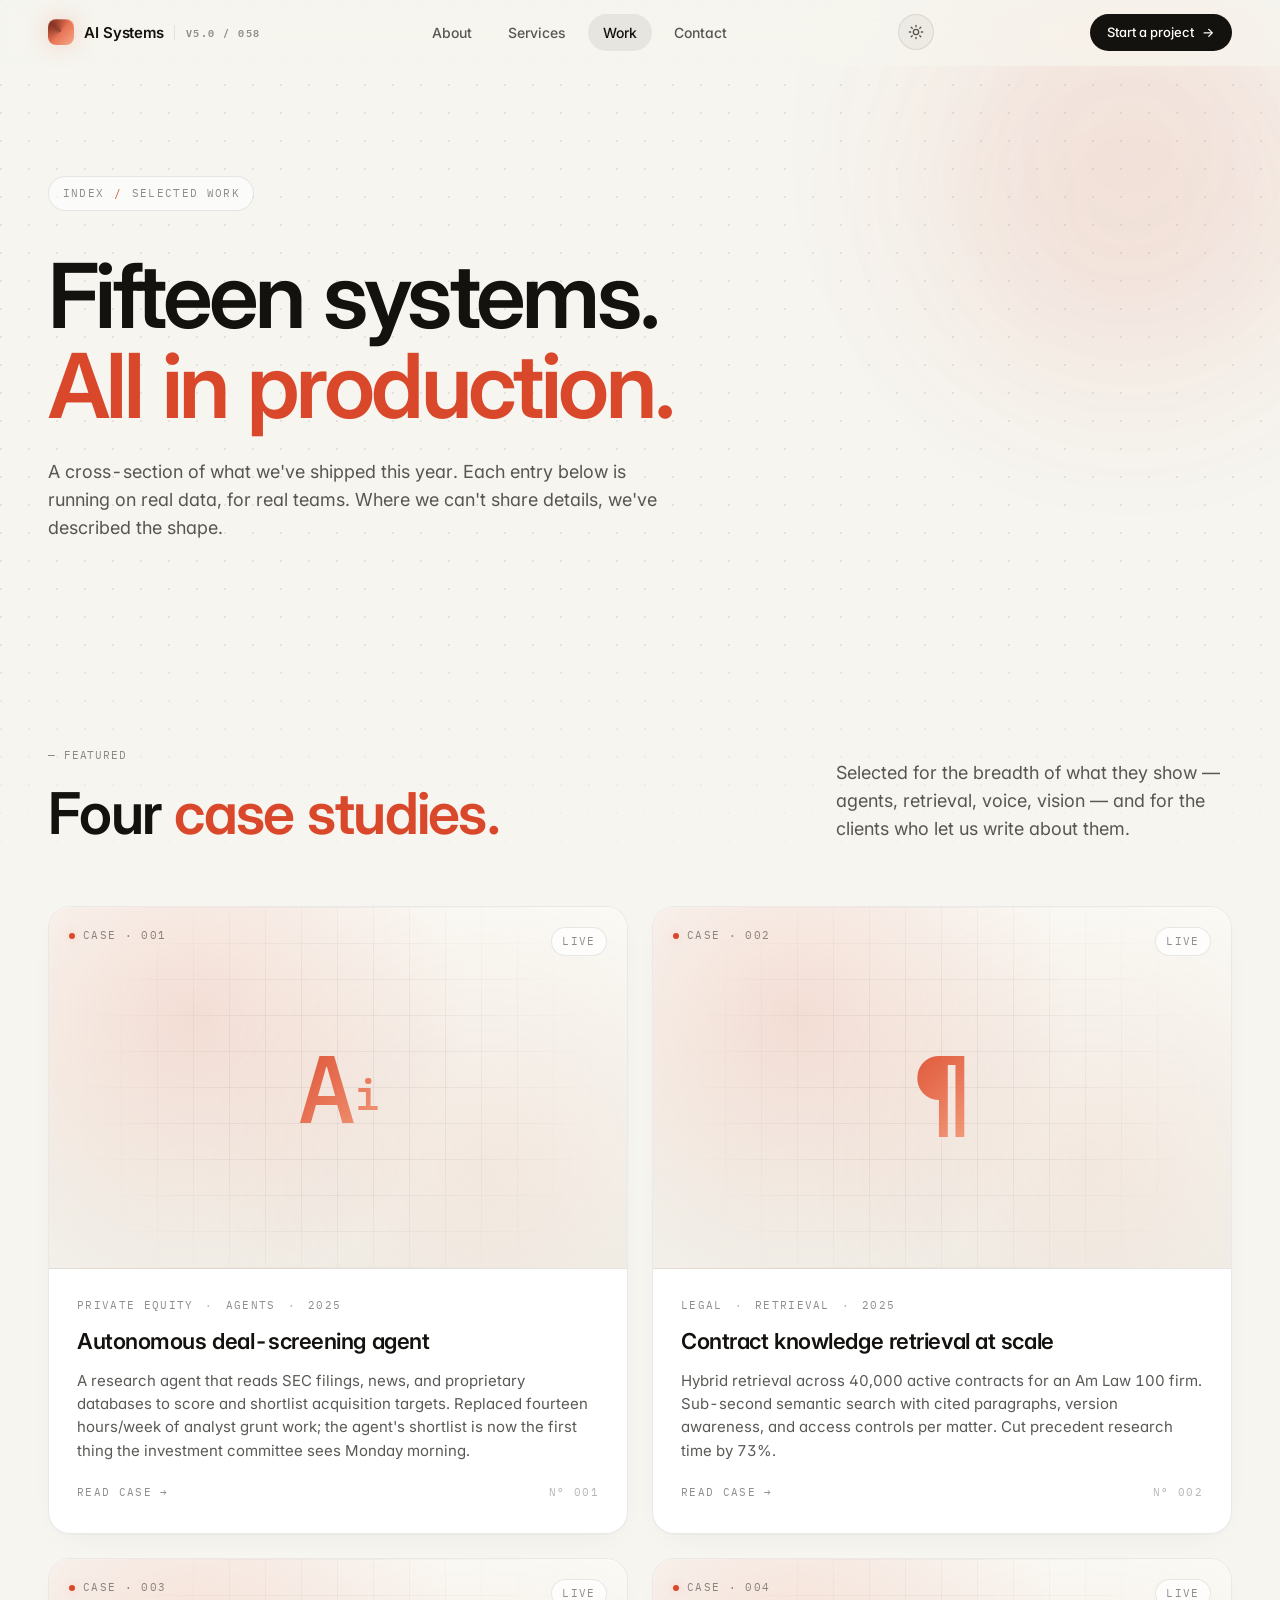
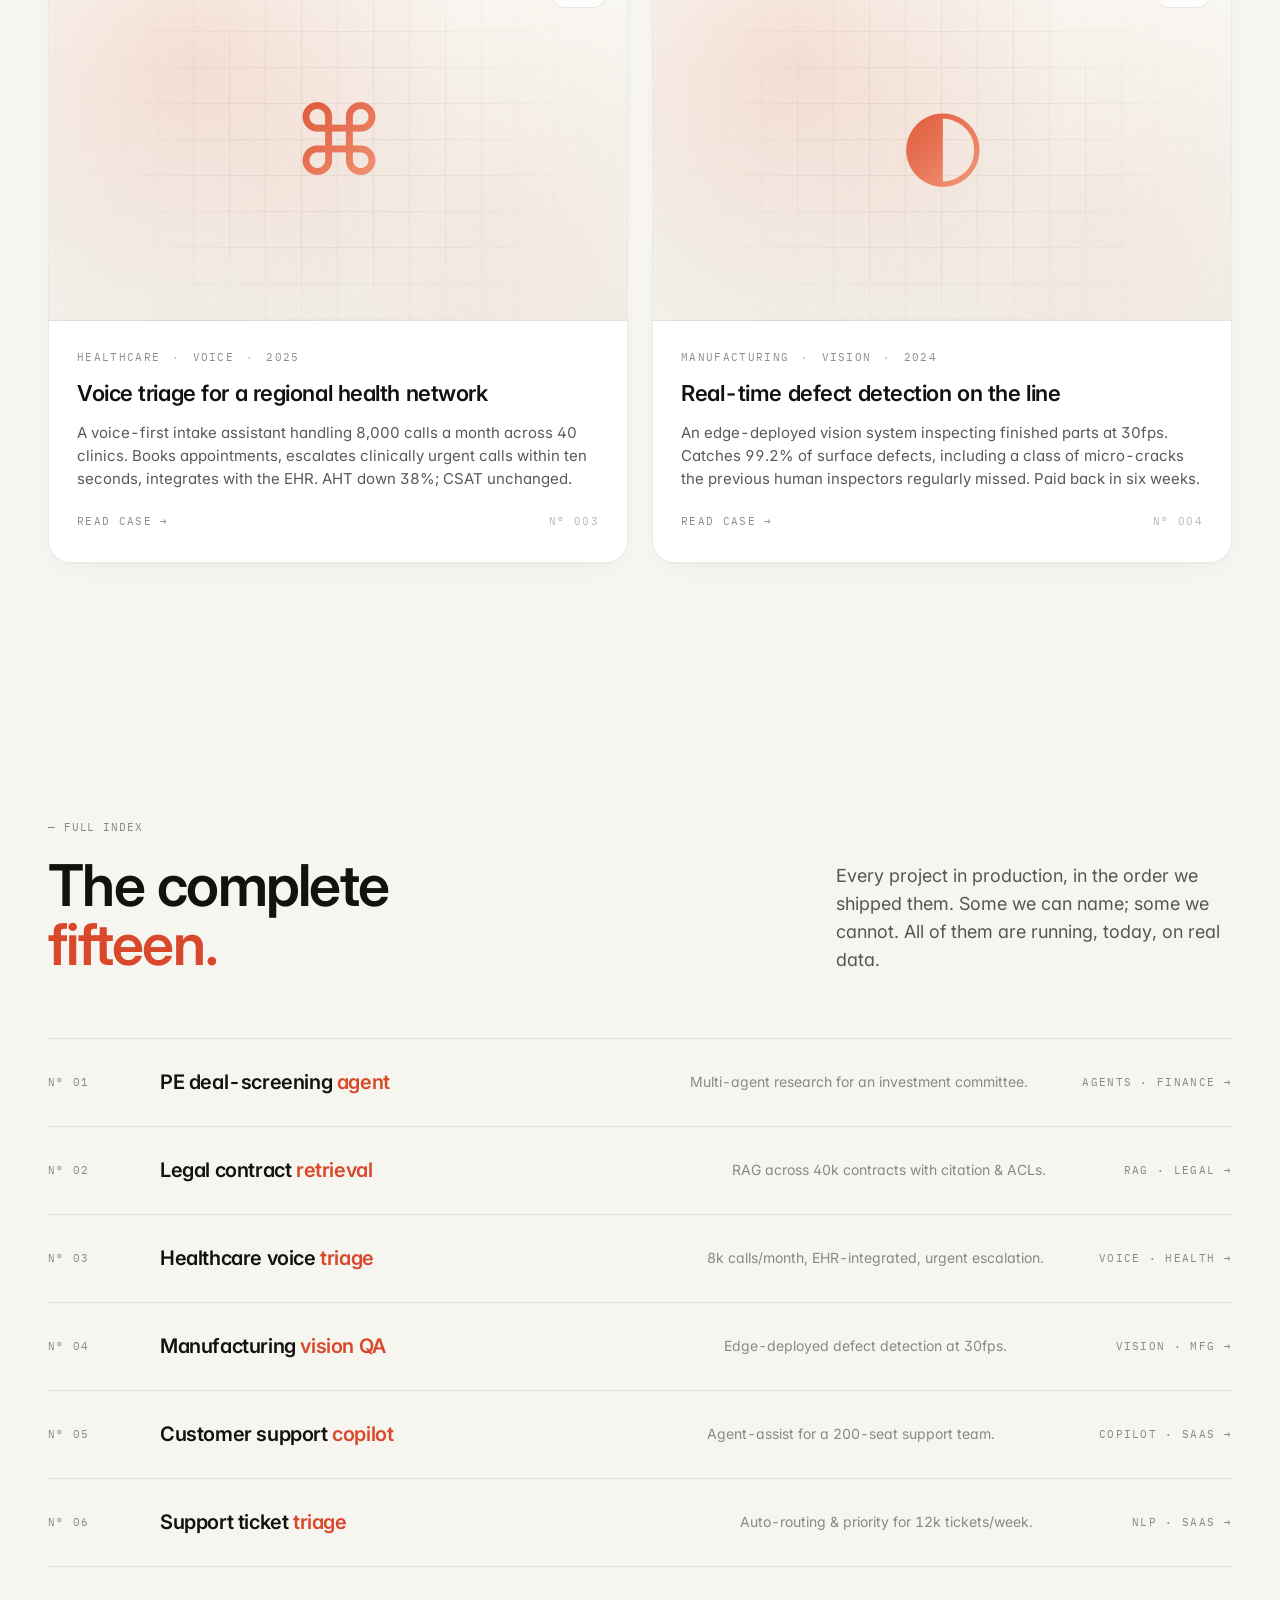
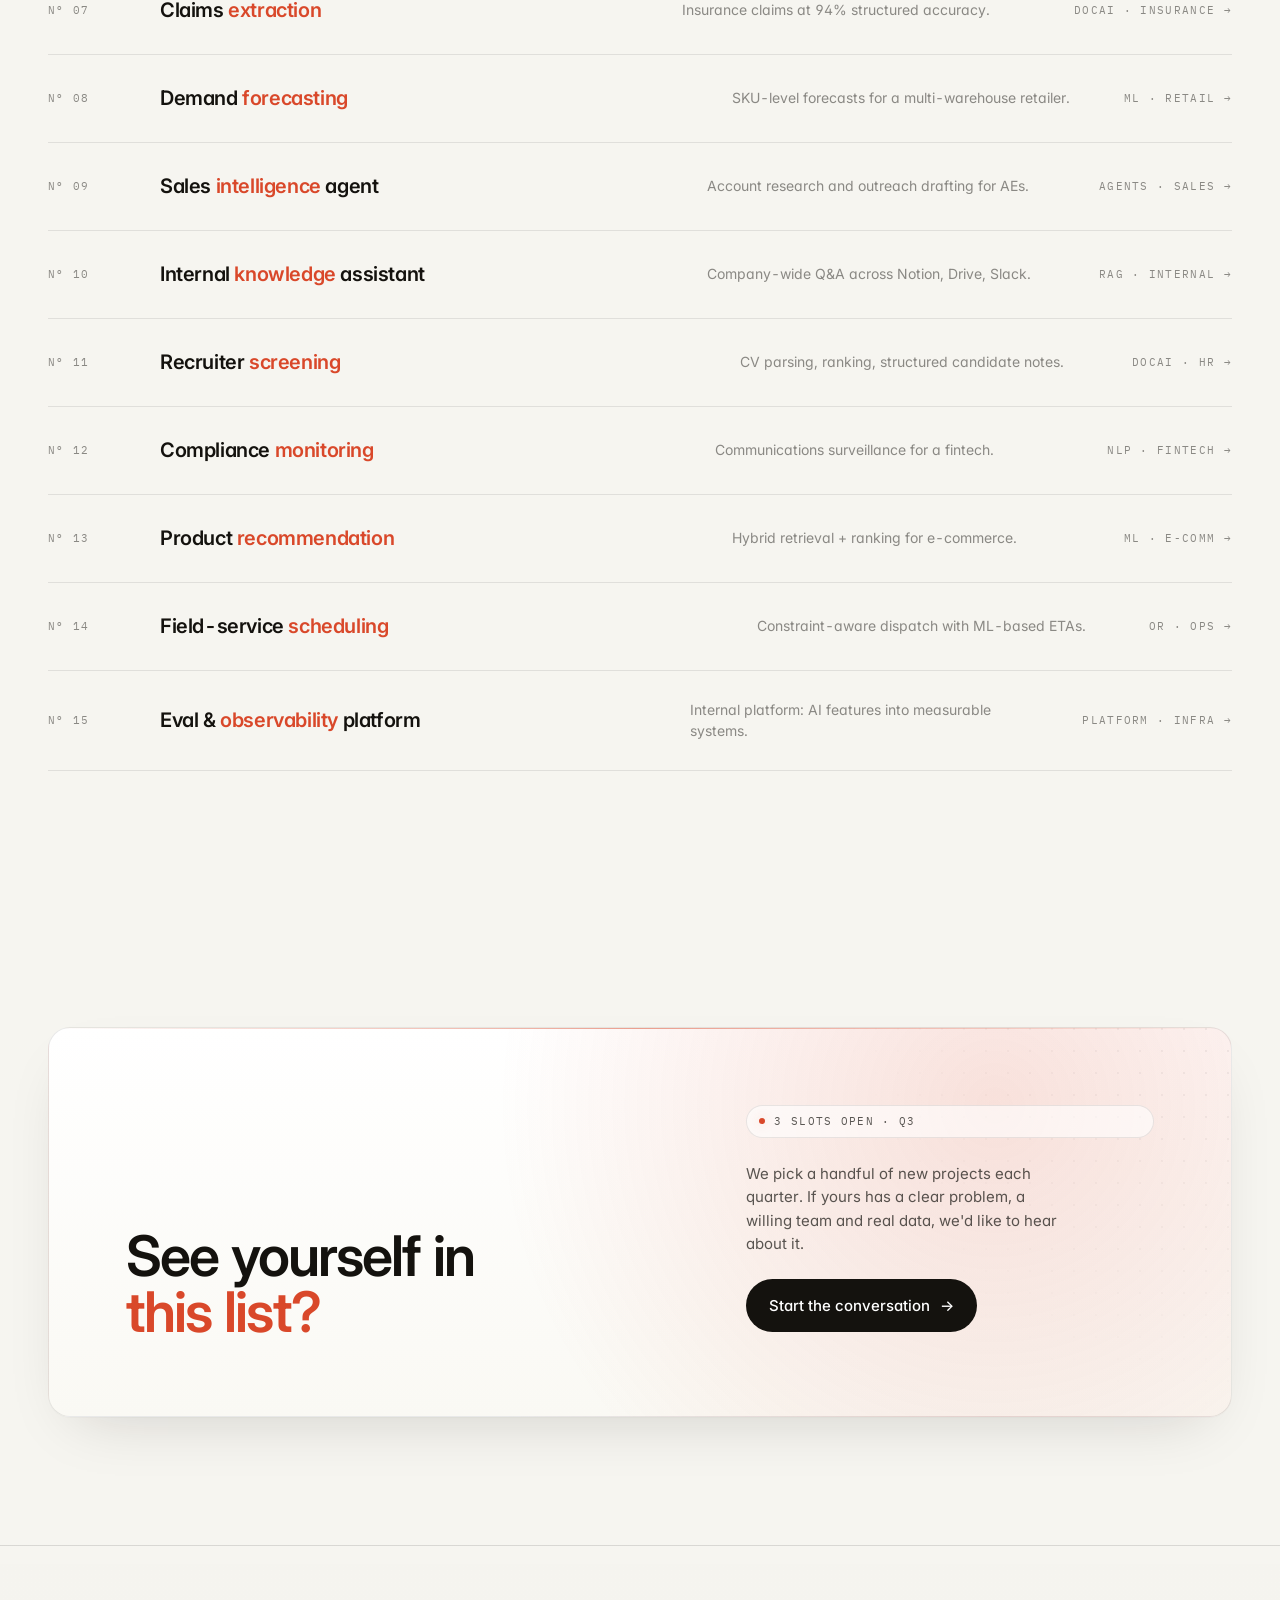
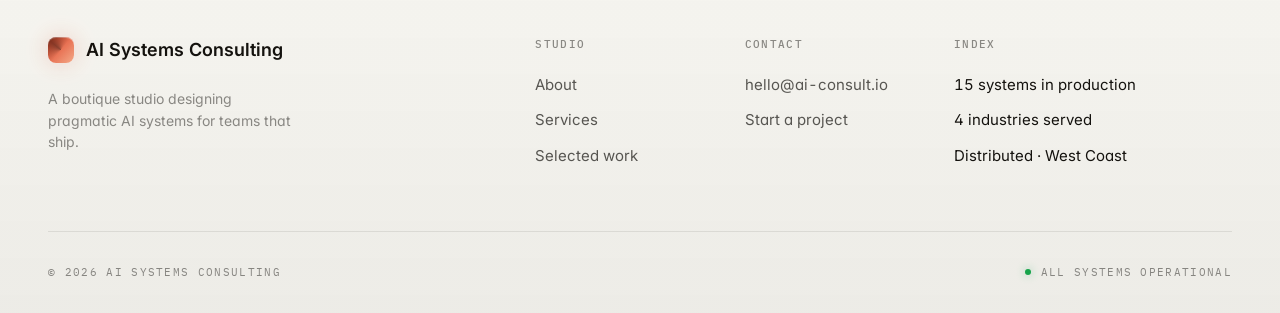
<file: projects.html>
<!DOCTYPE html>
<html lang="en">
<head>
<meta charset="UTF-8">
<meta name="viewport" content="width=device-width, initial-scale=1.0">
<title>Selected Work — AI Systems Consulting</title>
<meta name="description" content="Fifteen production AI systems shipped across operations, knowledge, voice and vision.">
<link rel="preconnect" href="https://fonts.googleapis.com">
<link rel="preconnect" href="https://fonts.gstatic.com" crossorigin>
<link rel="stylesheet" href="assets/css/styles.css">
<script>(function(){try{var t=localStorage.getItem('theme');if(!t)t=matchMedia('(prefers-color-scheme: light)').matches?'light':'dark';document.documentElement.setAttribute('data-theme',t);}catch(e){}})();</script>
</head>
<body>

<nav class="nav">
  <div class="nav-inner">
    <a href="index.html" class="brand"><span class="brand-logo"></span><span>AI Systems</span><span class="brand-tag">v5.0 / 058</span></a>
    <div class="nav-links">
      <a href="about.html">About</a>
      <a href="services.html">Services</a>
      <a href="projects.html">Work</a>
      <a href="contact.html">Contact</a>
    </div>
    <button class="theme-toggle" aria-label="Toggle theme" data-theme-toggle>
      <svg class="ic-sun" viewBox="0 0 24 24" fill="none" stroke="currentColor" stroke-width="2" stroke-linecap="round" stroke-linejoin="round"><circle cx="12" cy="12" r="4"/><path d="M12 2v2M12 20v2M4.93 4.93l1.41 1.41M17.66 17.66l1.41 1.41M2 12h2M20 12h2M4.93 19.07l1.41-1.41M17.66 6.34l1.41-1.41"/></svg>
      <svg class="ic-moon" viewBox="0 0 24 24" fill="none" stroke="currentColor" stroke-width="2" stroke-linecap="round" stroke-linejoin="round"><path d="M21 12.79A9 9 0 1 1 11.21 3 7 7 0 0 0 21 12.79z"/></svg>
    </button>
    <a href="contact.html" class="nav-cta">Start a project <span class="arr">→</span></a>
  </div>
</nav>

<header class="page-hero">
  <div class="page-hero-orb"></div>
  <div class="page-hero-inner">
    <div class="breadcrumb"><a href="index.html">Index</a> <span class="sep">/</span> <span>Selected work</span></div>
    <h1>Fifteen systems.<br/><span class="accent">All in production.</span></h1>
    <p class="ph-sub">A cross-section of what we've shipped this year. Each entry below is running on real data, for real teams. Where we can't share details, we've described the shape.</p>
  </div>
</header>

<!-- Featured -->
<section class="section">
  <div class="section-inner">
    <div class="section-head reveal">
      <div class="sh-left">
        <span class="mono">— Featured</span>
        <h2>Four <span class="accent">case studies.</span></h2>
      </div>
      <p class="sh-desc">Selected for the breadth of what they show — agents, retrieval, voice, vision — and for the clients who let us write about them.</p>
    </div>

    <div class="work-grid">

      <article class="work-card reveal">
        <div class="work-visual">
          <span class="work-corner"><span class="dot"></span> Case · 001</span>
          <span class="work-status">Live</span>
          <span class="work-glyph">A<sub style="font-size:0.45em;vertical-align:0.3em;">i</sub></span>
        </div>
        <div class="work-body">
          <div class="work-meta"><span class="m">Private Equity</span><span class="m">Agents</span><span class="m">2025</span></div>
          <h3 class="work-title">Autonomous deal-screening agent</h3>
          <p class="work-desc">A research agent that reads SEC filings, news, and proprietary databases to score and shortlist acquisition targets. Replaced fourteen hours/week of analyst grunt work; the agent's shortlist is now the first thing the investment committee sees Monday morning.</p>
          <div class="work-foot"><a href="#" class="card-link">Read case →</a><span class="card-num">N° 001</span></div>
        </div>
      </article>

      <article class="work-card reveal">
        <div class="work-visual">
          <span class="work-corner"><span class="dot"></span> Case · 002</span>
          <span class="work-status">Live</span>
          <span class="work-glyph">¶</span>
        </div>
        <div class="work-body">
          <div class="work-meta"><span class="m">Legal</span><span class="m">Retrieval</span><span class="m">2025</span></div>
          <h3 class="work-title">Contract knowledge retrieval at scale</h3>
          <p class="work-desc">Hybrid retrieval across 40,000 active contracts for an Am Law 100 firm. Sub-second semantic search with cited paragraphs, version awareness, and access controls per matter. Cut precedent research time by 73%.</p>
          <div class="work-foot"><a href="#" class="card-link">Read case →</a><span class="card-num">N° 002</span></div>
        </div>
      </article>

      <article class="work-card reveal">
        <div class="work-visual">
          <span class="work-corner"><span class="dot"></span> Case · 003</span>
          <span class="work-status">Live</span>
          <span class="work-glyph">⌘</span>
        </div>
        <div class="work-body">
          <div class="work-meta"><span class="m">Healthcare</span><span class="m">Voice</span><span class="m">2025</span></div>
          <h3 class="work-title">Voice triage for a regional health network</h3>
          <p class="work-desc">A voice-first intake assistant handling 8,000 calls a month across 40 clinics. Books appointments, escalates clinically urgent calls within ten seconds, integrates with the EHR. AHT down 38%; CSAT unchanged.</p>
          <div class="work-foot"><a href="#" class="card-link">Read case →</a><span class="card-num">N° 003</span></div>
        </div>
      </article>

      <article class="work-card reveal">
        <div class="work-visual">
          <span class="work-corner"><span class="dot"></span> Case · 004</span>
          <span class="work-status">Live</span>
          <span class="work-glyph">◐</span>
        </div>
        <div class="work-body">
          <div class="work-meta"><span class="m">Manufacturing</span><span class="m">Vision</span><span class="m">2024</span></div>
          <h3 class="work-title">Real-time defect detection on the line</h3>
          <p class="work-desc">An edge-deployed vision system inspecting finished parts at 30fps. Catches 99.2% of surface defects, including a class of micro-cracks the previous human inspectors regularly missed. Paid back in six weeks.</p>
          <div class="work-foot"><a href="#" class="card-link">Read case →</a><span class="card-num">N° 004</span></div>
        </div>
      </article>

    </div>
  </div>
</section>

<!-- Full index -->
<section class="section">
  <div class="section-inner">
    <div class="section-head reveal">
      <div class="sh-left">
        <span class="mono">— Full index</span>
        <h2>The complete <span class="accent">fifteen.</span></h2>
      </div>
      <p class="sh-desc">Every project in production, in the order we shipped them. Some we can name; some we cannot. All of them are running, today, on real data.</p>
    </div>

    <div class="idx-list reveal">
      <a class="idx-row" href="#"><span class="num">N° 01</span><span class="ttl">PE deal-screening <span class="accent">agent</span></span><span class="meta">Multi-agent research for an investment committee.</span><span class="arr-link">Agents · Finance →</span></a>
      <a class="idx-row" href="#"><span class="num">N° 02</span><span class="ttl">Legal contract <span class="accent">retrieval</span></span><span class="meta">RAG across 40k contracts with citation & ACLs.</span><span class="arr-link">RAG · Legal →</span></a>
      <a class="idx-row" href="#"><span class="num">N° 03</span><span class="ttl">Healthcare voice <span class="accent">triage</span></span><span class="meta">8k calls/month, EHR-integrated, urgent escalation.</span><span class="arr-link">Voice · Health →</span></a>
      <a class="idx-row" href="#"><span class="num">N° 04</span><span class="ttl">Manufacturing <span class="accent">vision QA</span></span><span class="meta">Edge-deployed defect detection at 30fps.</span><span class="arr-link">Vision · Mfg →</span></a>
      <a class="idx-row" href="#"><span class="num">N° 05</span><span class="ttl">Customer support <span class="accent">copilot</span></span><span class="meta">Agent-assist for a 200-seat support team.</span><span class="arr-link">Copilot · SaaS →</span></a>
      <a class="idx-row" href="#"><span class="num">N° 06</span><span class="ttl">Support ticket <span class="accent">triage</span></span><span class="meta">Auto-routing & priority for 12k tickets/week.</span><span class="arr-link">NLP · SaaS →</span></a>
      <a class="idx-row" href="#"><span class="num">N° 07</span><span class="ttl">Claims <span class="accent">extraction</span></span><span class="meta">Insurance claims at 94% structured accuracy.</span><span class="arr-link">DocAI · Insurance →</span></a>
      <a class="idx-row" href="#"><span class="num">N° 08</span><span class="ttl">Demand <span class="accent">forecasting</span></span><span class="meta">SKU-level forecasts for a multi-warehouse retailer.</span><span class="arr-link">ML · Retail →</span></a>
      <a class="idx-row" href="#"><span class="num">N° 09</span><span class="ttl">Sales <span class="accent">intelligence</span> agent</span><span class="meta">Account research and outreach drafting for AEs.</span><span class="arr-link">Agents · Sales →</span></a>
      <a class="idx-row" href="#"><span class="num">N° 10</span><span class="ttl">Internal <span class="accent">knowledge</span> assistant</span><span class="meta">Company-wide Q&A across Notion, Drive, Slack.</span><span class="arr-link">RAG · Internal →</span></a>
      <a class="idx-row" href="#"><span class="num">N° 11</span><span class="ttl">Recruiter <span class="accent">screening</span></span><span class="meta">CV parsing, ranking, structured candidate notes.</span><span class="arr-link">DocAI · HR →</span></a>
      <a class="idx-row" href="#"><span class="num">N° 12</span><span class="ttl">Compliance <span class="accent">monitoring</span></span><span class="meta">Communications surveillance for a fintech.</span><span class="arr-link">NLP · Fintech →</span></a>
      <a class="idx-row" href="#"><span class="num">N° 13</span><span class="ttl">Product <span class="accent">recommendation</span></span><span class="meta">Hybrid retrieval + ranking for e-commerce.</span><span class="arr-link">ML · E-comm →</span></a>
      <a class="idx-row" href="#"><span class="num">N° 14</span><span class="ttl">Field-service <span class="accent">scheduling</span></span><span class="meta">Constraint-aware dispatch with ML-based ETAs.</span><span class="arr-link">OR · Ops →</span></a>
      <a class="idx-row" href="#"><span class="num">N° 15</span><span class="ttl">Eval & <span class="accent">observability</span> platform</span><span class="meta">Internal platform: AI features into measurable systems.</span><span class="arr-link">Platform · Infra →</span></a>
    </div>
  </div>
</section>

<section class="cta reveal">
  <div class="cta-card">
    <div class="cta-grid">
      <h2 class="cta-head">See yourself in<br/><span class="accent">this list?</span></h2>
      <div class="cta-right">
        <span class="tag"><span class="dot"></span> 3 slots open · Q3</span>
        <p>We pick a handful of new projects each quarter. If yours has a clear problem, a willing team and real data, we'd like to hear about it.</p>
        <div><a href="contact.html" class="btn btn-primary">Start the conversation <span class="arr">→</span></a></div>
      </div>
    </div>
  </div>
</section>

<footer class="footer">
  <div class="footer-inner">
    <div class="footer-grid">
      <div class="footer-brand">
        <div class="b-mark"><span class="brand-logo"></span><span class="name">AI Systems Consulting</span></div>
        <span class="b-tag">A boutique studio designing pragmatic AI systems for teams that ship.</span>
      </div>
      <div><h5>Studio</h5><ul><li><a href="about.html">About</a></li><li><a href="services.html">Services</a></li><li><a href="projects.html">Selected work</a></li></ul></div>
      <div><h5>Contact</h5><ul><li><a href="mailto:hello@ai-consult.io">hello@ai-consult.io</a></li><li><a href="contact.html">Start a project</a></li></ul></div>
      <div><h5>Index</h5><ul><li>15 systems in production</li><li>4 industries served</li><li>Distributed · West Coast</li></ul></div>
    </div>
    <div class="footer-bottom">
      <span>© 2026 AI Systems Consulting</span>
      <span class="status"><span class="dot"></span> All systems operational</span>
    </div>
  </div>
</footer>

<script src="assets/js/main.js"></script>
</body>
</html>
</file>
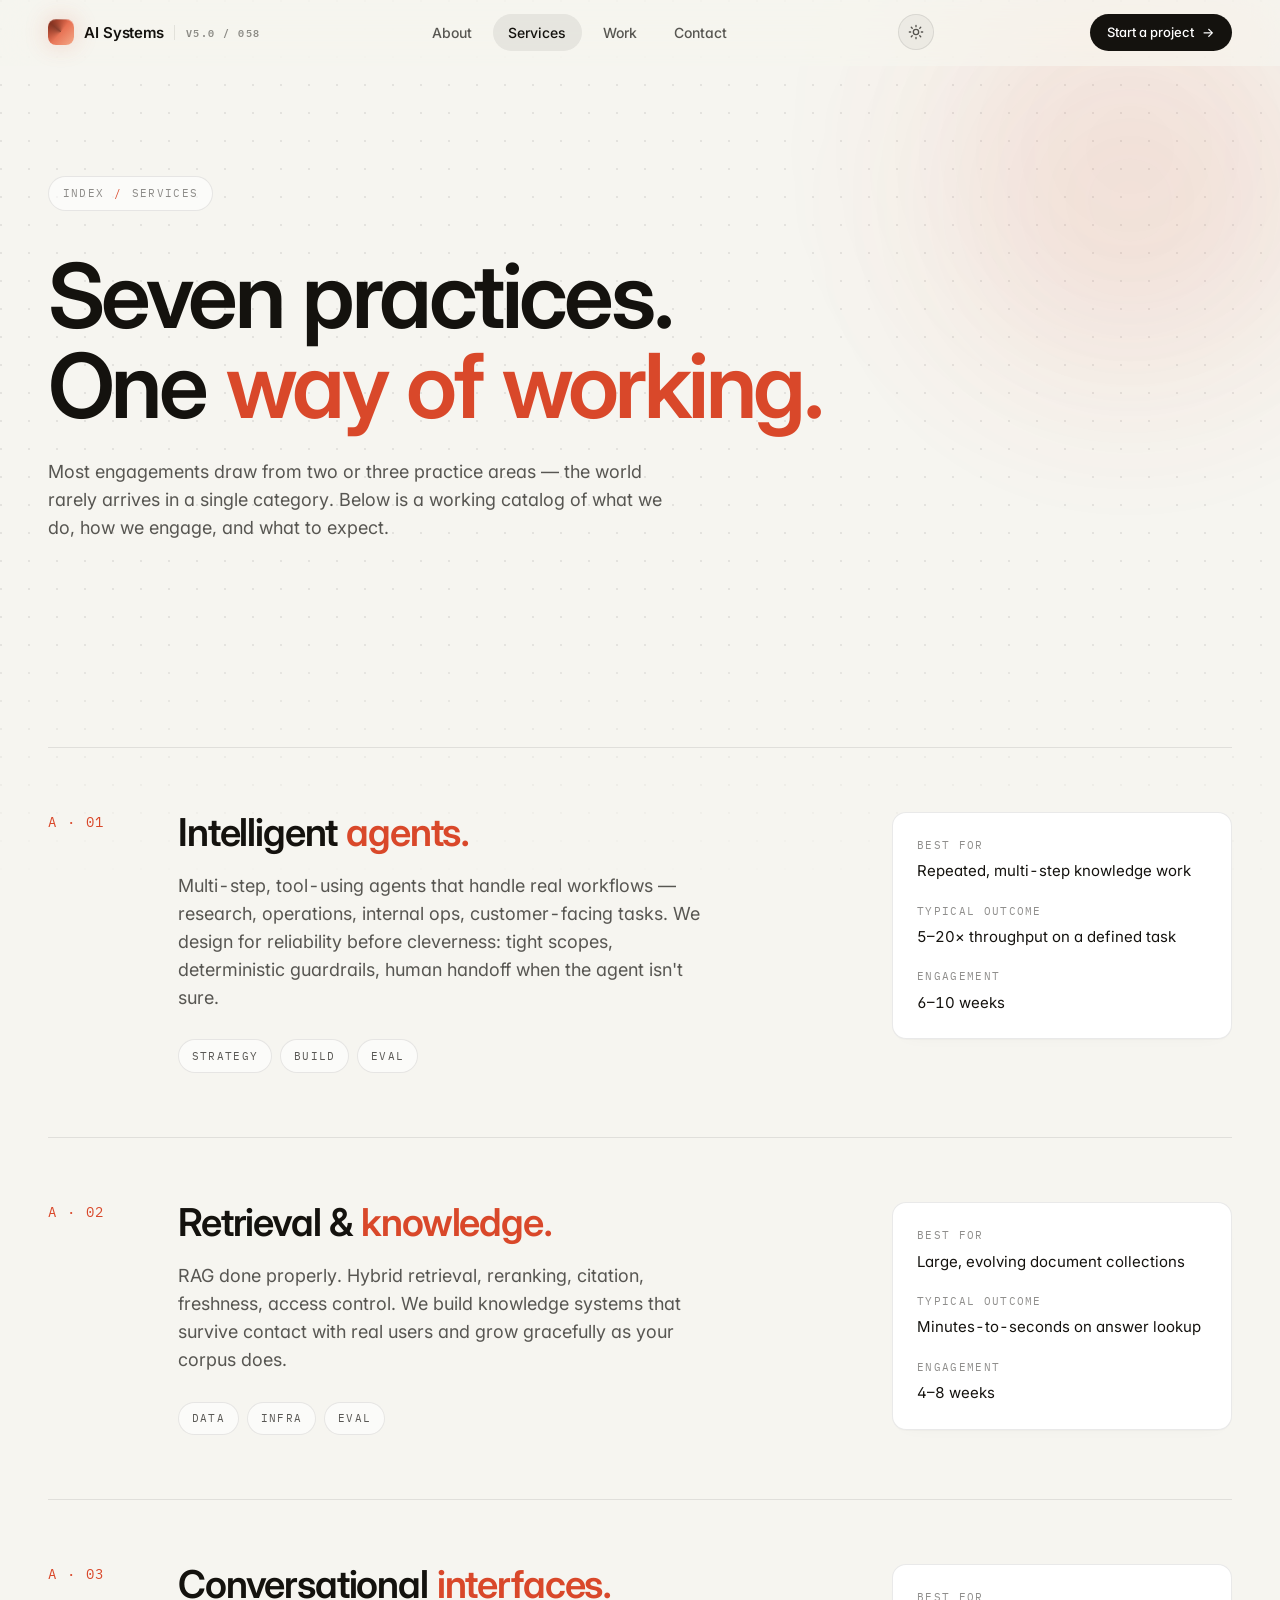
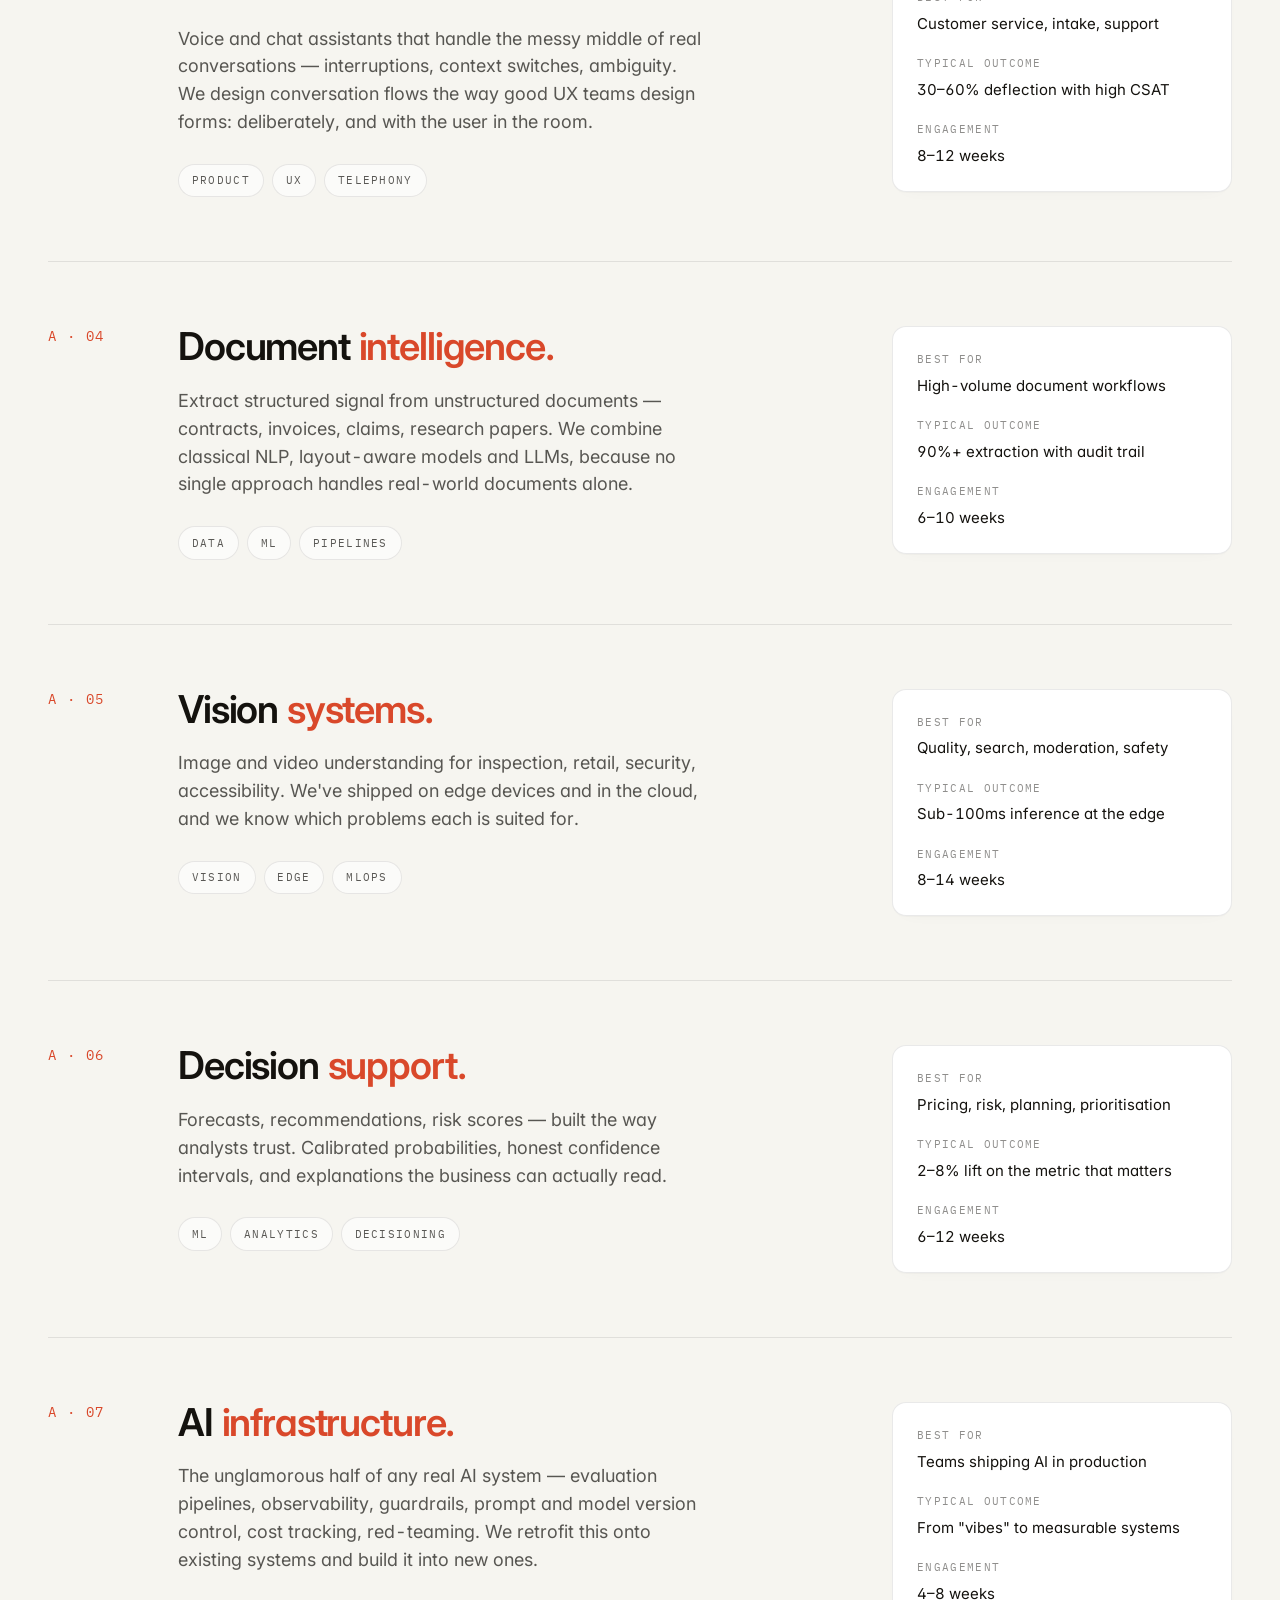
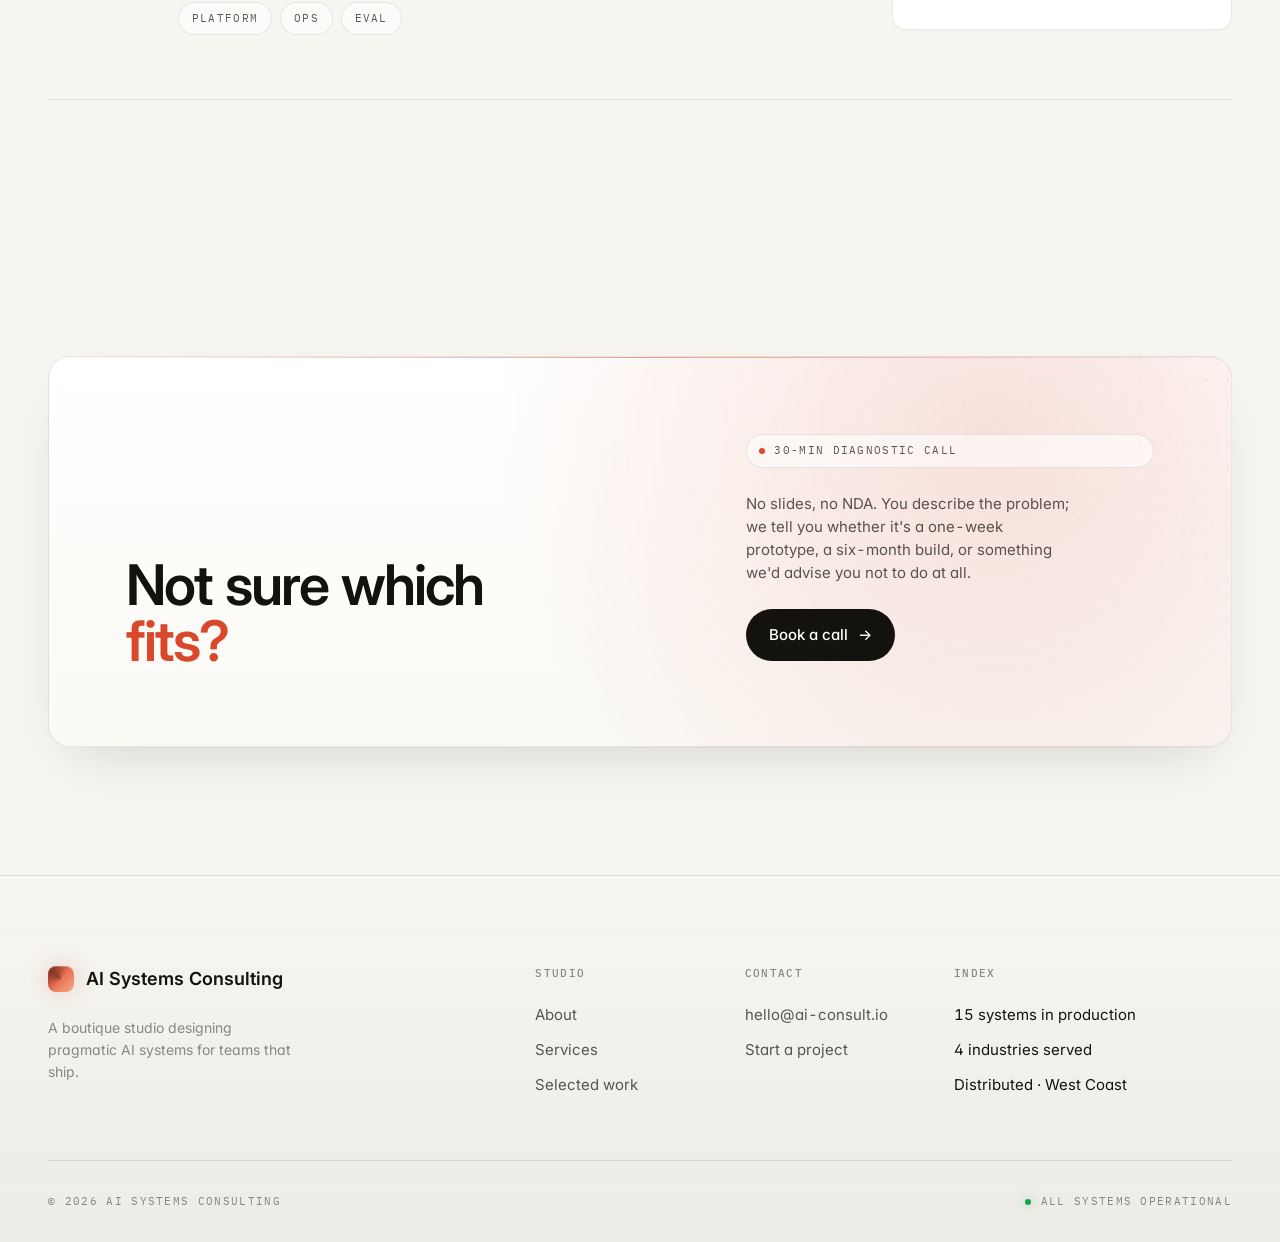
<file: services.html>
<!DOCTYPE html>
<html lang="en">
<head>
<meta charset="UTF-8">
<meta name="viewport" content="width=device-width, initial-scale=1.0">
<title>Services — AI Systems Consulting</title>
<meta name="description" content="Seven practice areas. One operating model. End-to-end production AI.">
<link rel="preconnect" href="https://fonts.googleapis.com">
<link rel="preconnect" href="https://fonts.gstatic.com" crossorigin>
<link rel="stylesheet" href="assets/css/styles.css">
<script>(function(){try{var t=localStorage.getItem('theme');if(!t)t=matchMedia('(prefers-color-scheme: light)').matches?'light':'dark';document.documentElement.setAttribute('data-theme',t);}catch(e){}})();</script>
</head>
<body>

<nav class="nav">
  <div class="nav-inner">
    <a href="index.html" class="brand"><span class="brand-logo"></span><span>AI Systems</span><span class="brand-tag">v5.0 / 058</span></a>
    <div class="nav-links">
      <a href="about.html">About</a>
      <a href="services.html">Services</a>
      <a href="projects.html">Work</a>
      <a href="contact.html">Contact</a>
    </div>
    <button class="theme-toggle" aria-label="Toggle theme" data-theme-toggle>
      <svg class="ic-sun" viewBox="0 0 24 24" fill="none" stroke="currentColor" stroke-width="2" stroke-linecap="round" stroke-linejoin="round"><circle cx="12" cy="12" r="4"/><path d="M12 2v2M12 20v2M4.93 4.93l1.41 1.41M17.66 17.66l1.41 1.41M2 12h2M20 12h2M4.93 19.07l1.41-1.41M17.66 6.34l1.41-1.41"/></svg>
      <svg class="ic-moon" viewBox="0 0 24 24" fill="none" stroke="currentColor" stroke-width="2" stroke-linecap="round" stroke-linejoin="round"><path d="M21 12.79A9 9 0 1 1 11.21 3 7 7 0 0 0 21 12.79z"/></svg>
    </button>
    <a href="contact.html" class="nav-cta">Start a project <span class="arr">→</span></a>
  </div>
</nav>

<header class="page-hero">
  <div class="page-hero-orb"></div>
  <div class="page-hero-inner">
    <div class="breadcrumb"><a href="index.html">Index</a> <span class="sep">/</span> <span>Services</span></div>
    <h1>Seven practices.<br/>One <span class="accent">way of working.</span></h1>
    <p class="ph-sub">Most engagements draw from two or three practice areas — the world rarely arrives in a single category. Below is a working catalog of what we do, how we engage, and what to expect.</p>
  </div>
</header>

<section class="section">
  <div class="section-inner">

    <div class="svc-detail reveal">
      <div class="svc-num">A · 01</div>
      <div class="svc-body">
        <h2 class="svc-title">Intelligent <span class="accent">agents.</span></h2>
        <p class="svc-desc">Multi-step, tool-using agents that handle real workflows — research, operations, internal ops, customer-facing tasks. We design for reliability before cleverness: tight scopes, deterministic guardrails, human handoff when the agent isn't sure.</p>
        <div class="svc-tags">
          <span class="tag">Strategy</span><span class="tag">Build</span><span class="tag">Eval</span>
        </div>
      </div>
      <aside class="svc-aside">
        <div class="row"><span class="l">Best for</span><span class="v">Repeated, multi-step knowledge work</span></div>
        <div class="row"><span class="l">Typical outcome</span><span class="v">5–20× throughput on a defined task</span></div>
        <div class="row"><span class="l">Engagement</span><span class="v">6–10 weeks</span></div>
      </aside>
    </div>

    <div class="svc-detail reveal">
      <div class="svc-num">A · 02</div>
      <div class="svc-body">
        <h2 class="svc-title">Retrieval & <span class="accent">knowledge.</span></h2>
        <p class="svc-desc">RAG done properly. Hybrid retrieval, reranking, citation, freshness, access control. We build knowledge systems that survive contact with real users and grow gracefully as your corpus does.</p>
        <div class="svc-tags">
          <span class="tag">Data</span><span class="tag">Infra</span><span class="tag">Eval</span>
        </div>
      </div>
      <aside class="svc-aside">
        <div class="row"><span class="l">Best for</span><span class="v">Large, evolving document collections</span></div>
        <div class="row"><span class="l">Typical outcome</span><span class="v">Minutes-to-seconds on answer lookup</span></div>
        <div class="row"><span class="l">Engagement</span><span class="v">4–8 weeks</span></div>
      </aside>
    </div>

    <div class="svc-detail reveal">
      <div class="svc-num">A · 03</div>
      <div class="svc-body">
        <h2 class="svc-title">Conversational <span class="accent">interfaces.</span></h2>
        <p class="svc-desc">Voice and chat assistants that handle the messy middle of real conversations — interruptions, context switches, ambiguity. We design conversation flows the way good UX teams design forms: deliberately, and with the user in the room.</p>
        <div class="svc-tags">
          <span class="tag">Product</span><span class="tag">UX</span><span class="tag">Telephony</span>
        </div>
      </div>
      <aside class="svc-aside">
        <div class="row"><span class="l">Best for</span><span class="v">Customer service, intake, support</span></div>
        <div class="row"><span class="l">Typical outcome</span><span class="v">30–60% deflection with high CSAT</span></div>
        <div class="row"><span class="l">Engagement</span><span class="v">8–12 weeks</span></div>
      </aside>
    </div>

    <div class="svc-detail reveal">
      <div class="svc-num">A · 04</div>
      <div class="svc-body">
        <h2 class="svc-title">Document <span class="accent">intelligence.</span></h2>
        <p class="svc-desc">Extract structured signal from unstructured documents — contracts, invoices, claims, research papers. We combine classical NLP, layout-aware models and LLMs, because no single approach handles real-world documents alone.</p>
        <div class="svc-tags">
          <span class="tag">Data</span><span class="tag">ML</span><span class="tag">Pipelines</span>
        </div>
      </div>
      <aside class="svc-aside">
        <div class="row"><span class="l">Best for</span><span class="v">High-volume document workflows</span></div>
        <div class="row"><span class="l">Typical outcome</span><span class="v">90%+ extraction with audit trail</span></div>
        <div class="row"><span class="l">Engagement</span><span class="v">6–10 weeks</span></div>
      </aside>
    </div>

    <div class="svc-detail reveal">
      <div class="svc-num">A · 05</div>
      <div class="svc-body">
        <h2 class="svc-title">Vision <span class="accent">systems.</span></h2>
        <p class="svc-desc">Image and video understanding for inspection, retail, security, accessibility. We've shipped on edge devices and in the cloud, and we know which problems each is suited for.</p>
        <div class="svc-tags">
          <span class="tag">Vision</span><span class="tag">Edge</span><span class="tag">MLOps</span>
        </div>
      </div>
      <aside class="svc-aside">
        <div class="row"><span class="l">Best for</span><span class="v">Quality, search, moderation, safety</span></div>
        <div class="row"><span class="l">Typical outcome</span><span class="v">Sub-100ms inference at the edge</span></div>
        <div class="row"><span class="l">Engagement</span><span class="v">8–14 weeks</span></div>
      </aside>
    </div>

    <div class="svc-detail reveal">
      <div class="svc-num">A · 06</div>
      <div class="svc-body">
        <h2 class="svc-title">Decision <span class="accent">support.</span></h2>
        <p class="svc-desc">Forecasts, recommendations, risk scores — built the way analysts trust. Calibrated probabilities, honest confidence intervals, and explanations the business can actually read.</p>
        <div class="svc-tags">
          <span class="tag">ML</span><span class="tag">Analytics</span><span class="tag">Decisioning</span>
        </div>
      </div>
      <aside class="svc-aside">
        <div class="row"><span class="l">Best for</span><span class="v">Pricing, risk, planning, prioritisation</span></div>
        <div class="row"><span class="l">Typical outcome</span><span class="v">2–8% lift on the metric that matters</span></div>
        <div class="row"><span class="l">Engagement</span><span class="v">6–12 weeks</span></div>
      </aside>
    </div>

    <div class="svc-detail reveal">
      <div class="svc-num">A · 07</div>
      <div class="svc-body">
        <h2 class="svc-title">AI <span class="accent">infrastructure.</span></h2>
        <p class="svc-desc">The unglamorous half of any real AI system — evaluation pipelines, observability, guardrails, prompt and model version control, cost tracking, red-teaming. We retrofit this onto existing systems and build it into new ones.</p>
        <div class="svc-tags">
          <span class="tag">Platform</span><span class="tag">Ops</span><span class="tag">Eval</span>
        </div>
      </div>
      <aside class="svc-aside">
        <div class="row"><span class="l">Best for</span><span class="v">Teams shipping AI in production</span></div>
        <div class="row"><span class="l">Typical outcome</span><span class="v">From "vibes" to measurable systems</span></div>
        <div class="row"><span class="l">Engagement</span><span class="v">4–8 weeks</span></div>
      </aside>
    </div>

  </div>
</section>

<section class="cta reveal">
  <div class="cta-card">
    <div class="cta-grid">
      <h2 class="cta-head">Not sure which<br/><span class="accent">fits?</span></h2>
      <div class="cta-right">
        <span class="tag"><span class="dot"></span> 30-min diagnostic call</span>
        <p>No slides, no NDA. You describe the problem; we tell you whether it's a one-week prototype, a six-month build, or something we'd advise you not to do at all.</p>
        <div><a href="contact.html" class="btn btn-primary">Book a call <span class="arr">→</span></a></div>
      </div>
    </div>
  </div>
</section>

<footer class="footer">
  <div class="footer-inner">
    <div class="footer-grid">
      <div class="footer-brand">
        <div class="b-mark"><span class="brand-logo"></span><span class="name">AI Systems Consulting</span></div>
        <span class="b-tag">A boutique studio designing pragmatic AI systems for teams that ship.</span>
      </div>
      <div><h5>Studio</h5><ul><li><a href="about.html">About</a></li><li><a href="services.html">Services</a></li><li><a href="projects.html">Selected work</a></li></ul></div>
      <div><h5>Contact</h5><ul><li><a href="mailto:hello@ai-consult.io">hello@ai-consult.io</a></li><li><a href="contact.html">Start a project</a></li></ul></div>
      <div><h5>Index</h5><ul><li>15 systems in production</li><li>4 industries served</li><li>Distributed · West Coast</li></ul></div>
    </div>
    <div class="footer-bottom">
      <span>© 2026 AI Systems Consulting</span>
      <span class="status"><span class="dot"></span> All systems operational</span>
    </div>
  </div>
</footer>

<script src="assets/js/main.js"></script>
</body>
</html>
</file>
<file: assets/css/styles.css>
/* ==========================================================================
   AI Systems Consulting — Studio Dark
   v5.0 · Ink canvas / coral accent / glass surfaces
   ========================================================================== */

@import url('https://fonts.googleapis.com/css2?family=Inter:wght@400;500;600;700;800&family=IBM+Plex+Mono:wght@400;500&display=swap');

:root {
  --bg:           #0A0A0B;
  --bg-2:         #0F0F11;
  --surface:      #131316;
  --surface-2:    #1A1A1F;
  --line:         rgba(255, 255, 255, 0.08);
  --line-2:       rgba(255, 255, 255, 0.14);
  --line-strong:  rgba(255, 255, 255, 0.22);

  --ink:          #FAFAFA;
  --ink-2:        rgba(250, 250, 250, 0.72);
  --ink-3:        rgba(250, 250, 250, 0.50);
  --ink-4:        rgba(250, 250, 250, 0.32);

  --coral:        #FF6B47;
  --coral-deep:   #E5573A;
  --coral-glow:   rgba(255, 107, 71, 0.35);
  --coral-soft:   rgba(255, 107, 71, 0.10);

  --gradient-warm: linear-gradient(135deg, #FF6B47 0%, #FF9870 50%, #FFC4A1 100%);

  --sans: 'Inter', -apple-system, BlinkMacSystemFont, sans-serif;
  --mono: 'IBM Plex Mono', ui-monospace, monospace;

  --fs-mono:   0.6875rem;
  --fs-small:  0.8125rem;
  --fs-body:   0.9375rem;
  --fs-lead:   1.125rem;
  --fs-h3:     1.75rem;
  --fs-h2:     clamp(2.25rem, 4.5vw, 3.75rem);
  --fs-h1:     clamp(3rem, 7vw, 6rem);
  --fs-display:clamp(3.5rem, 9vw, 8.5rem);

  --page-pad:  clamp(1.25rem, 4vw, 3rem);
  --gutter:    1.5rem;
  --section-y: clamp(5rem, 10vw, 9rem);
  --radius-sm: 6px;
  --radius:    14px;
  --radius-lg: 22px;
}

*, *::before, *::after { box-sizing: border-box; margin: 0; padding: 0; }
html { -webkit-font-smoothing: antialiased; -moz-osx-font-smoothing: grayscale; scroll-behavior: smooth; }
body {
  background: var(--bg);
  color: var(--ink);
  font-family: var(--sans);
  font-size: var(--fs-body);
  line-height: 1.55;
  font-feature-settings: 'ss01', 'cv11', 'tnum';
  overflow-x: hidden;
  position: relative;
}

body::before {
  content: '';
  position: fixed; inset: 0;
  background-image: radial-gradient(circle at 1px 1px, rgba(255,255,255,0.06) 1px, transparent 0);
  background-size: 28px 28px;
  pointer-events: none;
  z-index: 0;
  mask-image: linear-gradient(to bottom, black 0%, black 70%, transparent 100%);
  -webkit-mask-image: linear-gradient(to bottom, black 0%, black 70%, transparent 100%);
}
body::after {
  content: '';
  position: fixed; top: -200px; right: -200px;
  width: 700px; height: 700px;
  background: radial-gradient(circle, var(--coral-glow), transparent 60%);
  filter: blur(80px);
  pointer-events: none;
  z-index: 0;
  opacity: 0.55;
}

main, header, section, footer, nav { position: relative; z-index: 1; }

img, svg { display: block; max-width: 100%; }
a { color: inherit; text-decoration: none; }
button { font: inherit; cursor: pointer; border: none; background: none; color: inherit; }
input, textarea, select { font: inherit; color: inherit; }

::selection { background: var(--coral); color: var(--bg); }

.mono { font-family: var(--mono); font-size: var(--fs-mono); letter-spacing: 0.08em; text-transform: uppercase; color: var(--ink-3); }

.tag {
  display: inline-flex; align-items: center; gap: 0.55rem;
  font-family: var(--mono); font-size: var(--fs-mono);
  letter-spacing: 0.12em; text-transform: uppercase;
  color: var(--ink-2);
  padding: 0.45rem 0.8rem;
  border: 1px solid var(--line);
  border-radius: 999px;
  background: rgba(255,255,255,0.02);
}
.tag .dot {
  width: 6px; height: 6px; border-radius: 50%;
  background: var(--coral);
  box-shadow: 0 0 12px var(--coral-glow);
  animation: pulse 2.2s ease-in-out infinite;
}
@keyframes pulse {
  0%, 100% { opacity: 1; transform: scale(1); }
  50%      { opacity: 0.55; transform: scale(0.85); }
}

.gradient-text {
  background: var(--gradient-warm);
  -webkit-background-clip: text;
  background-clip: text;
  -webkit-text-fill-color: transparent;
  color: transparent;
}

h1, h2, h3, h4 { font-weight: 600; letter-spacing: -0.025em; line-height: 1.05; color: var(--ink); }
p { color: var(--ink-2); }
p + p { margin-top: 1rem; }

.wrap { width: 100%; padding: 0 var(--page-pad); }

/* Nav */
.nav {
  position: fixed; top: 0; left: 0; right: 0; z-index: 50;
  padding: 0.85rem var(--page-pad);
  background: rgba(10, 10, 11, 0.6);
  backdrop-filter: saturate(180%) blur(20px);
  -webkit-backdrop-filter: saturate(180%) blur(20px);
  border-bottom: 1px solid transparent;
  transition: border-color 0.3s ease, background 0.3s ease;
}
.nav.scrolled { background: rgba(10, 10, 11, 0.85); border-bottom-color: var(--line); }
.nav-inner { display: flex; align-items: center; justify-content: space-between; gap: 2rem; max-width: 1480px; margin: 0 auto; }
.brand { display: inline-flex; align-items: center; gap: 0.65rem; font-size: 0.9375rem; font-weight: 600; letter-spacing: -0.01em; }
.brand-logo {
  width: 26px; height: 26px; border-radius: 8px;
  background: var(--gradient-warm);
  position: relative; overflow: hidden;
  box-shadow: 0 0 24px var(--coral-glow), inset 0 1px 0 rgba(255,255,255,0.4);
}
.brand-logo::after {
  content: ''; position: absolute; inset: 0;
  background: conic-gradient(from 220deg, transparent 0deg, rgba(0,0,0,0.4) 90deg, transparent 180deg);
  mix-blend-mode: multiply;
}
.brand-tag { font-family: var(--mono); font-size: 0.625rem; letter-spacing: 0.15em; color: var(--ink-3); text-transform: uppercase; padding-left: 0.65rem; border-left: 1px solid var(--line); }

.nav-links { display: flex; align-items: center; gap: 0.4rem; }
.nav-links a { font-size: 0.875rem; font-weight: 500; color: var(--ink-2); padding: 0.5rem 0.95rem; border-radius: 999px; transition: all 0.2s ease; }
.nav-links a:hover { color: var(--ink); background: rgba(255,255,255,0.04); }
.nav-links a.active { color: var(--ink); background: rgba(255,255,255,0.06); }

.nav-cta {
  display: inline-flex; align-items: center; gap: 0.5rem;
  font-size: 0.8125rem; font-weight: 500;
  padding: 0.55rem 1.1rem;
  border-radius: 999px;
  background: var(--ink); color: var(--bg);
  transition: all 0.2s ease;
}
.nav-cta:hover { background: var(--coral); color: var(--bg); box-shadow: 0 0 30px var(--coral-glow); }
.nav-cta .arr { display: inline-block; transition: transform 0.2s; }
.nav-cta:hover .arr { transform: translateX(2px); }

/* Buttons */
.btn {
  display: inline-flex; align-items: center; gap: 0.6rem;
  font-size: 0.9375rem; font-weight: 500;
  padding: 0.85rem 1.4rem;
  border-radius: 999px;
  transition: all 0.25s ease;
  white-space: nowrap;
  border: 1px solid transparent;
}
.btn-primary { background: var(--ink); color: var(--bg); }
.btn-primary:hover { background: var(--coral); box-shadow: 0 8px 32px var(--coral-glow); transform: translateY(-1px); }
.btn-ghost { background: rgba(255,255,255,0.04); color: var(--ink); border-color: var(--line); }
.btn-ghost:hover { background: rgba(255,255,255,0.07); border-color: var(--line-2); }
.btn .arr { display: inline-block; transition: transform 0.2s; }
.btn:hover .arr { transform: translateX(3px); }

/* Hero */
.hero { padding: clamp(7rem, 14vw, 11rem) var(--page-pad) clamp(3rem, 6vw, 5rem); position: relative; overflow: hidden; }
.hero-orb {
  position: absolute; top: 10%; left: 50%; transform: translateX(-50%);
  width: min(900px, 90vw); height: 600px;
  background: radial-gradient(ellipse at center, var(--coral-glow), transparent 55%);
  filter: blur(60px);
  pointer-events: none; z-index: 0;
  animation: breathe 8s ease-in-out infinite;
}
@keyframes breathe {
  0%, 100% { opacity: 0.55; transform: translateX(-50%) scale(1); }
  50%      { opacity: 0.75; transform: translateX(-50%) scale(1.05); }
}
.hero-inner { max-width: 1480px; margin: 0 auto; position: relative; z-index: 1; }
.hero-top { display: flex; justify-content: center; margin-bottom: 2.5rem; }
.hero-headline { font-size: var(--fs-display); font-weight: 600; letter-spacing: -0.04em; line-height: 0.95; text-align: center; max-width: 16ch; margin: 0 auto; }
.hero-headline .accent { color: var(--coral); }
.hero-sub { margin: 2rem auto 0; text-align: center; font-size: clamp(1.0625rem, 1.6vw, 1.25rem); line-height: 1.5; color: var(--ink-2); max-width: 52ch; }
.hero-actions { display: flex; justify-content: center; gap: 0.75rem; margin-top: 2.5rem; flex-wrap: wrap; }

.hero-meta-row {
  margin-top: clamp(4rem, 8vw, 6rem);
  display: grid; grid-template-columns: repeat(4, 1fr); gap: 1px;
  background: var(--line);
  border: 1px solid var(--line);
  border-radius: var(--radius);
  overflow: hidden;
}
.hero-meta-row > div { background: var(--bg); padding: 1.5rem 1.5rem 1.75rem; display: flex; flex-direction: column; gap: 0.4rem; }
.hero-meta-row .k { font-family: var(--mono); font-size: var(--fs-mono); letter-spacing: 0.12em; color: var(--ink-3); text-transform: uppercase; }
.hero-meta-row .v { font-size: 1.875rem; font-weight: 600; letter-spacing: -0.02em; color: var(--ink); }
.hero-meta-row .v em { font-style: normal; color: var(--coral); }
.hero-meta-row .s { font-size: 0.8125rem; color: var(--ink-3); }

/* Logos */
.logos { padding: 2.5rem var(--page-pad); border-top: 1px solid var(--line); border-bottom: 1px solid var(--line); }
.logos-inner { max-width: 1480px; margin: 0 auto; display: flex; align-items: center; gap: 3rem; flex-wrap: wrap; }
.logos-label { font-family: var(--mono); font-size: var(--fs-mono); letter-spacing: 0.12em; color: var(--ink-3); text-transform: uppercase; flex-shrink: 0; }
.logos-track { display: flex; align-items: center; gap: 3rem; flex-wrap: wrap; opacity: 0.7; }
.logo-item { font-size: 1.0625rem; font-weight: 600; color: var(--ink-2); letter-spacing: -0.01em; }
.logo-item.serif { font-family: 'Georgia', serif; font-style: italic; font-weight: 400; font-size: 1.25rem; }

/* Sections */
.section { padding: var(--section-y) var(--page-pad); position: relative; }
.section-inner { max-width: 1480px; margin: 0 auto; }
.section-head { display: flex; align-items: flex-end; justify-content: space-between; margin-bottom: clamp(3rem, 5vw, 4rem); gap: 2rem; flex-wrap: wrap; }
.section-head .sh-left { max-width: 32rem; display: flex; flex-direction: column; gap: 1.25rem; }
.section-head h2 { font-size: var(--fs-h2); font-weight: 600; letter-spacing: -0.03em; line-height: 1.02; }
.section-head h2 .accent { color: var(--coral); }
.section-head .sh-desc { color: var(--ink-2); font-size: var(--fs-lead); max-width: 36ch; }

/* Card */
.card {
  background: linear-gradient(180deg, rgba(255,255,255,0.025), rgba(255,255,255,0.005));
  border: 1px solid var(--line);
  border-radius: var(--radius);
  padding: 1.75rem;
  transition: border-color 0.25s, transform 0.25s, background 0.25s;
  position: relative; overflow: hidden;
}
.card::before { content: ''; position: absolute; top: 0; left: 0; right: 0; height: 1px; background: linear-gradient(90deg, transparent, rgba(255,255,255,0.12), transparent); }
.card:hover { border-color: var(--line-2); background: linear-gradient(180deg, rgba(255,255,255,0.04), rgba(255,255,255,0.015)); transform: translateY(-3px); }

/* Bento services */
.bento { display: grid; grid-template-columns: repeat(6, 1fr); gap: var(--gutter); }
.bento .card { grid-column: span 2; display: flex; flex-direction: column; gap: 1.25rem; min-height: 280px; }
.bento .card.wide { grid-column: span 3; }
.bento .card.tall { grid-column: span 2; grid-row: span 2; min-height: 580px; }
.bento .card.feat { grid-column: span 4; min-height: 320px; }

.card-icon {
  width: 44px; height: 44px;
  border-radius: 12px;
  background: rgba(255, 107, 71, 0.10);
  border: 1px solid rgba(255, 107, 71, 0.25);
  display: flex; align-items: center; justify-content: center;
  color: var(--coral);
  font-size: 1.0625rem; font-weight: 500;
  font-family: var(--mono);
}
.card-title { font-size: 1.25rem; font-weight: 600; letter-spacing: -0.02em; line-height: 1.2; }
.card-desc { color: var(--ink-2); font-size: 0.9375rem; line-height: 1.55; }
.card-foot { margin-top: auto; display: flex; align-items: center; justify-content: space-between; }
.card-link { font-family: var(--mono); font-size: var(--fs-mono); letter-spacing: 0.12em; color: var(--ink-3); text-transform: uppercase; display: inline-flex; align-items: center; gap: 0.5rem; transition: color 0.2s; }
.card:hover .card-link { color: var(--coral); }
.card-num { font-family: var(--mono); font-size: var(--fs-mono); color: var(--ink-4); letter-spacing: 0.12em; }

.card.tall .visual {
  flex: 1; border-radius: 10px;
  background:
    radial-gradient(circle at 30% 20%, rgba(255, 107, 71, 0.18), transparent 50%),
    linear-gradient(180deg, var(--surface-2), var(--surface));
  border: 1px solid var(--line);
  position: relative; overflow: hidden;
  display: flex; align-items: center; justify-content: center;
}
.card.tall .visual::after {
  content: ''; position: absolute; inset: 0;
  background-image: radial-gradient(circle at 1px 1px, rgba(255,255,255,0.08) 1px, transparent 0);
  background-size: 18px 18px; opacity: 0.5;
}
.card.tall .visual .glyph {
  font-family: var(--mono);
  font-size: clamp(3rem, 8vw, 5rem); font-weight: 500;
  background: var(--gradient-warm);
  -webkit-background-clip: text; background-clip: text;
  -webkit-text-fill-color: transparent; position: relative;
}

/* Work */
.work-grid { display: grid; grid-template-columns: repeat(2, 1fr); gap: var(--gutter); }
.work-card {
  background: linear-gradient(180deg, rgba(255,255,255,0.025), rgba(255,255,255,0.005));
  border: 1px solid var(--line);
  border-radius: var(--radius-lg);
  overflow: hidden;
  transition: all 0.3s ease;
  display: flex; flex-direction: column;
}
.work-card:hover { border-color: var(--line-2); transform: translateY(-4px); }
.work-visual {
  aspect-ratio: 16/10;
  background:
    radial-gradient(circle at 25% 30%, rgba(255, 107, 71, 0.18), transparent 50%),
    radial-gradient(circle at 75% 70%, rgba(255, 152, 112, 0.10), transparent 50%),
    linear-gradient(180deg, var(--surface-2), var(--surface));
  border-bottom: 1px solid var(--line);
  position: relative; overflow: hidden;
  display: flex; align-items: center; justify-content: center;
}
.work-visual::before {
  content: ''; position: absolute; inset: 0;
  background-image: linear-gradient(rgba(255,255,255,0.04) 1px, transparent 1px),
                    linear-gradient(90deg, rgba(255,255,255,0.04) 1px, transparent 1px);
  background-size: 36px 36px;
  mask-image: radial-gradient(circle at center, black 30%, transparent 80%);
  -webkit-mask-image: radial-gradient(circle at center, black 30%, transparent 80%);
}
.work-glyph {
  position: relative;
  font-family: var(--mono); font-size: clamp(3.5rem, 8vw, 6rem); font-weight: 500;
  background: var(--gradient-warm);
  -webkit-background-clip: text; background-clip: text;
  -webkit-text-fill-color: transparent; letter-spacing: -0.02em;
}
.work-corner { position: absolute; top: 1.25rem; left: 1.25rem; font-family: var(--mono); font-size: var(--fs-mono); letter-spacing: 0.12em; color: var(--ink-3); text-transform: uppercase; display: inline-flex; align-items: center; gap: 0.5rem; }
.work-corner .dot { width: 6px; height: 6px; border-radius: 50%; background: var(--coral); box-shadow: 0 0 10px var(--coral-glow); }
.work-status { position: absolute; top: 1.25rem; right: 1.25rem; font-family: var(--mono); font-size: var(--fs-mono); letter-spacing: 0.12em; color: var(--ink-3); text-transform: uppercase; padding: 0.3rem 0.65rem; border: 1px solid var(--line); border-radius: 999px; background: rgba(10, 10, 11, 0.6); backdrop-filter: blur(8px); }

.work-body { padding: 1.75rem 1.75rem 2rem; display: flex; flex-direction: column; gap: 0.9rem; }
.work-meta { display: flex; gap: 0.75rem; align-items: center; }
.work-meta .m { font-family: var(--mono); font-size: var(--fs-mono); letter-spacing: 0.12em; color: var(--ink-3); text-transform: uppercase; }
.work-meta .m + .m::before { content: '·'; margin-right: 0.75rem; color: var(--ink-4); }
.work-title { font-size: 1.375rem; font-weight: 600; letter-spacing: -0.02em; line-height: 1.2; color: var(--ink); }
.work-desc { color: var(--ink-2); font-size: 0.9375rem; line-height: 1.55; }
.work-foot { margin-top: 0.5rem; display: flex; align-items: center; justify-content: space-between; }

/* Index list */
.idx-list { border-top: 1px solid var(--line); }
.idx-row {
  display: grid; grid-template-columns: 80px 1fr 360px auto;
  gap: 2rem; padding: 1.75rem 0;
  border-bottom: 1px solid var(--line);
  align-items: center;
  transition: background 0.25s, padding 0.25s;
}
.idx-row:hover { background: rgba(255,255,255,0.02); padding-left: 1.25rem; padding-right: 1.25rem; }
.idx-row .num { font-family: var(--mono); font-size: var(--fs-mono); color: var(--ink-3); letter-spacing: 0.12em; }
.idx-row .ttl { font-size: 1.25rem; font-weight: 600; letter-spacing: -0.02em; color: var(--ink); transition: color 0.25s; }
.idx-row .ttl .accent { color: var(--coral); }
.idx-row:hover .ttl { color: var(--coral); }
.idx-row .meta { font-size: 0.875rem; color: var(--ink-3); }
.idx-row .arr-link { color: var(--ink-3); transition: color 0.2s, transform 0.2s; display: inline-flex; align-items: center; gap: 0.5rem; font-family: var(--mono); font-size: var(--fs-mono); letter-spacing: 0.12em; text-transform: uppercase; }
.idx-row:hover .arr-link { color: var(--coral); transform: translateX(4px); }

/* Quote */
.quote-block {
  padding: clamp(5rem, 9vw, 8rem) var(--page-pad);
  border-top: 1px solid var(--line);
  border-bottom: 1px solid var(--line);
  background: radial-gradient(ellipse at 50% 100%, var(--coral-soft), transparent 60%);
}
.quote-inner { max-width: 1080px; margin: 0 auto; text-align: center; }
.quote-text { font-size: clamp(1.75rem, 4vw, 3rem); font-weight: 500; letter-spacing: -0.025em; line-height: 1.15; color: var(--ink); max-width: 24ch; margin: 0 auto; }
.quote-text .accent { color: var(--coral); }
.quote-cite { margin-top: 2.5rem; font-family: var(--mono); font-size: var(--fs-mono); letter-spacing: 0.12em; color: var(--ink-3); text-transform: uppercase; }

/* Stats */
.stats-strip {
  display: grid; grid-template-columns: repeat(4, 1fr); gap: 1px;
  background: var(--line);
  border-top: 1px solid var(--line);
  border-bottom: 1px solid var(--line);
}
.stats-strip > div { background: var(--bg); padding: clamp(2rem, 4vw, 3rem) var(--page-pad); display: flex; flex-direction: column; gap: 0.75rem; }
.stat-num { font-size: clamp(2.5rem, 5vw, 4rem); font-weight: 600; letter-spacing: -0.04em; color: var(--ink); line-height: 0.9; }
.stat-num .accent { color: var(--coral); }
.stat-label { font-family: var(--mono); font-size: var(--fs-mono); letter-spacing: 0.12em; color: var(--ink-3); text-transform: uppercase; }
.stat-sub { font-size: 0.875rem; color: var(--ink-3); }

/* Principles */
.principles { display: grid; grid-template-columns: repeat(2, 1fr); gap: var(--gutter); }
.principle-card {
  background: linear-gradient(180deg, rgba(255,255,255,0.025), rgba(255,255,255,0.005));
  border: 1px solid var(--line);
  border-radius: var(--radius);
  padding: 2rem;
  display: flex; flex-direction: column; gap: 1.25rem;
  transition: border-color 0.25s, background 0.25s;
}
.principle-card:hover { border-color: var(--line-2); background: linear-gradient(180deg, rgba(255,255,255,0.04), rgba(255,255,255,0.01)); }
.principle-num { font-family: var(--mono); font-size: 0.875rem; font-weight: 500; letter-spacing: 0.1em; color: var(--coral); }
.principle-title { font-size: 1.375rem; font-weight: 600; letter-spacing: -0.02em; line-height: 1.2; }
.principle-desc { color: var(--ink-2); font-size: 0.9375rem; line-height: 1.55; }

/* Timeline */
.timeline { display: grid; grid-template-columns: repeat(4, 1fr); gap: var(--gutter); }
.timeline-step {
  border: 1px solid var(--line);
  border-radius: var(--radius);
  padding: 1.75rem;
  background: rgba(255,255,255,0.02);
  display: flex; flex-direction: column; gap: 1rem;
  transition: all 0.25s;
}
.timeline-step:hover { border-color: var(--coral); box-shadow: 0 0 0 1px var(--coral-soft); }
.timeline-step .wk { font-family: var(--mono); font-size: var(--fs-mono); letter-spacing: 0.12em; color: var(--coral); text-transform: uppercase; }
.timeline-step .ttl { font-size: 1.125rem; font-weight: 600; letter-spacing: -0.015em; }
.timeline-step .desc { font-size: 0.875rem; color: var(--ink-2); line-height: 1.55; }

/* Page hero */
.page-hero { padding: clamp(8rem, 14vw, 11rem) var(--page-pad) clamp(3rem, 6vw, 5rem); position: relative; overflow: hidden; }
.page-hero-orb { position: absolute; top: -100px; right: -150px; width: 600px; height: 600px; background: radial-gradient(circle, var(--coral-glow), transparent 60%); filter: blur(80px); pointer-events: none; opacity: 0.5; }
.page-hero-inner { max-width: 1480px; margin: 0 auto; position: relative; z-index: 1; }
.breadcrumb {
  display: inline-flex; gap: 0.6rem; align-items: center;
  font-family: var(--mono); font-size: var(--fs-mono); letter-spacing: 0.12em; color: var(--ink-3);
  text-transform: uppercase;
  padding: 0.5rem 0.85rem;
  background: rgba(255,255,255,0.03);
  border: 1px solid var(--line);
  border-radius: 999px;
  margin-bottom: 2.5rem;
}
.breadcrumb .sep { color: var(--coral); }
.page-hero h1 { font-size: var(--fs-h1); font-weight: 600; letter-spacing: -0.04em; line-height: 1; max-width: 16ch; }
.page-hero h1 .accent { color: var(--coral); }
.page-hero .ph-sub { margin-top: 1.75rem; font-size: var(--fs-lead); color: var(--ink-2); max-width: 56ch; line-height: 1.55; }

/* Services long-form */
.svc-detail { display: grid; grid-template-columns: 90px 1fr 340px; gap: 2.5rem; padding: clamp(3rem, 5vw, 4rem) 0; border-bottom: 1px solid var(--line); align-items: start; }
.svc-detail:first-of-type { border-top: 1px solid var(--line); }
.svc-detail .svc-num { font-family: var(--mono); font-size: 0.875rem; color: var(--coral); letter-spacing: 0.1em; }
.svc-detail .svc-body { display: flex; flex-direction: column; gap: 1.25rem; }
.svc-detail .svc-title { font-size: clamp(1.875rem, 3vw, 2.5rem); font-weight: 600; letter-spacing: -0.03em; line-height: 1.05; }
.svc-detail .svc-title .accent { color: var(--coral); }
.svc-detail .svc-desc { font-size: var(--fs-lead); color: var(--ink-2); line-height: 1.55; max-width: 48ch; }
.svc-detail .svc-tags { display: flex; gap: 0.5rem; flex-wrap: wrap; margin-top: 0.5rem; }
.svc-detail .svc-aside { background: rgba(255,255,255,0.02); border: 1px solid var(--line); border-radius: var(--radius); padding: 1.5rem; display: flex; flex-direction: column; gap: 1.25rem; }
.svc-detail .svc-aside .row { display: flex; flex-direction: column; gap: 0.35rem; }
.svc-detail .svc-aside .l { font-family: var(--mono); font-size: var(--fs-mono); letter-spacing: 0.12em; color: var(--ink-3); text-transform: uppercase; }
.svc-detail .svc-aside .v { font-size: 0.9375rem; color: var(--ink); }

/* CTA */
.cta { padding: clamp(5rem, 10vw, 8rem) var(--page-pad); position: relative; overflow: hidden; }
.cta-card {
  max-width: 1480px; margin: 0 auto;
  background:
    radial-gradient(circle at 80% 20%, rgba(255, 107, 71, 0.22), transparent 50%),
    linear-gradient(180deg, var(--surface-2), var(--surface));
  border: 1px solid var(--line);
  border-radius: var(--radius-lg);
  padding: clamp(3rem, 6vw, 5rem);
  position: relative; overflow: hidden;
}
.cta-card::before { content: ''; position: absolute; top: 0; left: 0; right: 0; height: 1px; background: linear-gradient(90deg, transparent, rgba(255, 107, 71, 0.5), transparent); }
.cta-card::after {
  content: ''; position: absolute; top: 0; right: 0;
  width: 400px; height: 400px;
  background-image: radial-gradient(circle at 1px 1px, rgba(255,255,255,0.06) 1px, transparent 0);
  background-size: 22px 22px;
  mask-image: radial-gradient(circle at top right, black 0%, transparent 70%);
  -webkit-mask-image: radial-gradient(circle at top right, black 0%, transparent 70%);
  pointer-events: none;
}
.cta-grid { display: grid; grid-template-columns: 1.4fr 1fr; gap: 3rem; align-items: end; position: relative; z-index: 1; }
.cta-head { font-size: clamp(2.25rem, 4.5vw, 3.5rem); font-weight: 600; letter-spacing: -0.035em; line-height: 1; max-width: 14ch; }
.cta-head .accent { color: var(--coral); }
.cta-right { display: flex; flex-direction: column; gap: 1.5rem; padding-bottom: 0.5rem; }
.cta-right p { color: var(--ink-2); max-width: 36ch; }

/* Contact */
.contact-grid { display: grid; grid-template-columns: 5fr 7fr; gap: clamp(2rem, 5vw, 4rem); max-width: 1480px; margin: 0 auto; }
.contact-info { display: flex; flex-direction: column; gap: 2rem; }
.contact-row { display: flex; flex-direction: column; gap: 0.5rem; padding-bottom: 1.5rem; border-bottom: 1px solid var(--line); }
.contact-row .l { font-family: var(--mono); font-size: var(--fs-mono); letter-spacing: 0.12em; color: var(--ink-3); text-transform: uppercase; }
.contact-row .v { font-size: 1.125rem; color: var(--ink); font-weight: 500; }
.contact-row a { border-bottom: 1px solid var(--line); padding-bottom: 1px; transition: border-color 0.25s, color 0.25s; }
.contact-row a:hover { color: var(--coral); border-color: var(--coral); }

.form-card {
  background: linear-gradient(180deg, rgba(255,255,255,0.025), rgba(255,255,255,0.005));
  border: 1px solid var(--line);
  border-radius: var(--radius);
  padding: clamp(1.75rem, 3vw, 2.5rem);
  display: flex; flex-direction: column; gap: 1.5rem;
  position: relative;
}
.form-card::before { content: ''; position: absolute; top: 0; left: 0; right: 0; height: 1px; background: linear-gradient(90deg, transparent, rgba(255,255,255,0.12), transparent); }
.form-row { display: grid; grid-template-columns: 1fr 1fr; gap: 1.25rem; }
.field { display: flex; flex-direction: column; gap: 0.5rem; }
.field label { font-family: var(--mono); font-size: var(--fs-mono); letter-spacing: 0.12em; color: var(--ink-3); text-transform: uppercase; }
.field input, .field textarea, .field select {
  background: rgba(255,255,255,0.02);
  border: 1px solid var(--line);
  border-radius: 8px;
  padding: 0.85rem 1rem;
  font-size: 0.9375rem;
  color: var(--ink);
  transition: border-color 0.2s, background 0.2s;
}
.field input:focus, .field textarea:focus, .field select:focus { outline: none; border-color: var(--coral); background: rgba(255, 107, 71, 0.04); }
.field input::placeholder, .field textarea::placeholder { color: var(--ink-4); }
.field textarea { resize: vertical; min-height: 7rem; font-family: var(--sans); }
.field select { appearance: none; -webkit-appearance: none; cursor: pointer; background-image: url("data:image/svg+xml,%3Csvg xmlns='http://www.w3.org/2000/svg' width='12' height='8' viewBox='0 0 12 8'%3E%3Cpath fill='%23999' d='M6 8L0 0h12z'/%3E%3C/svg%3E"); background-repeat: no-repeat; background-position: right 1rem center; padding-right: 2.5rem; }

.form-foot { padding-top: 1rem; border-top: 1px solid var(--line); display: flex; align-items: center; justify-content: space-between; gap: 1rem; flex-wrap: wrap; }
.form-foot .note { font-family: var(--mono); font-size: var(--fs-mono); letter-spacing: 0.1em; color: var(--ink-3); text-transform: uppercase; }

/* Footer */
.footer { padding: clamp(4rem, 7vw, 6rem) var(--page-pad) 2rem; border-top: 1px solid var(--line); background: linear-gradient(180deg, transparent, rgba(0,0,0,0.4)); }
.footer-inner { max-width: 1480px; margin: 0 auto; }
.footer-grid { display: grid; grid-template-columns: 5fr 2fr 2fr 3fr; gap: var(--gutter); margin-bottom: 4rem; }
.footer-brand { display: flex; flex-direction: column; gap: 1.5rem; max-width: 28ch; }
.footer-brand .b-mark { display: flex; align-items: center; gap: 0.75rem; }
.footer-brand .b-mark .name { font-size: 1.125rem; font-weight: 600; }
.footer-brand .b-tag { font-size: 0.875rem; color: var(--ink-3); line-height: 1.55; }
.footer h5 { font-family: var(--mono); font-size: var(--fs-mono); letter-spacing: 0.12em; text-transform: uppercase; color: var(--ink-3); margin-bottom: 1.25rem; font-weight: 500; }
.footer ul { list-style: none; display: flex; flex-direction: column; gap: 0.75rem; }
.footer ul a { font-size: 0.9375rem; color: var(--ink-2); transition: color 0.2s; }
.footer ul a:hover { color: var(--coral); }
.footer-bottom { display: flex; justify-content: space-between; align-items: center; padding-top: 2rem; border-top: 1px solid var(--line); font-family: var(--mono); font-size: var(--fs-mono); letter-spacing: 0.12em; color: var(--ink-3); text-transform: uppercase; flex-wrap: wrap; gap: 1rem; }
.footer-bottom .status { display: inline-flex; align-items: center; gap: 0.6rem; }
.footer-bottom .status .dot { width: 6px; height: 6px; border-radius: 50%; background: #4ADE80; box-shadow: 0 0 10px rgba(74, 222, 128, 0.5); animation: pulse 2.2s ease-in-out infinite; }

/* Reveal */
.reveal { opacity: 0; transform: translateY(18px); transition: opacity 0.8s cubic-bezier(.2,.7,.2,1), transform 0.8s cubic-bezier(.2,.7,.2,1); }
.reveal.in { opacity: 1; transform: translateY(0); }

/* Responsive */
@media (max-width: 1100px) {
  .bento { grid-template-columns: repeat(4, 1fr); }
  .bento .card { grid-column: span 2; }
  .bento .card.wide { grid-column: span 2; }
  .bento .card.tall { grid-column: span 2; grid-row: auto; min-height: 320px; }
  .bento .card.feat { grid-column: span 4; }
  .timeline { grid-template-columns: repeat(2, 1fr); }
}
@media (max-width: 800px) {
  .nav-links { display: none; }
  .hero-meta-row { grid-template-columns: repeat(2, 1fr); }
  .stats-strip { grid-template-columns: repeat(2, 1fr); }
  .work-grid { grid-template-columns: 1fr; }
  .bento { grid-template-columns: 1fr; }
  .bento .card, .bento .card.wide, .bento .card.tall, .bento .card.feat { grid-column: span 1; min-height: 240px; }
  .principles { grid-template-columns: 1fr; }
  .timeline { grid-template-columns: 1fr; }
  .idx-row { grid-template-columns: auto 1fr; row-gap: 0.5rem; padding: 1.5rem 0; }
  .idx-row .num { grid-row: 1; }
  .idx-row .ttl { grid-row: 1; grid-column: 2; font-size: 1.0625rem; }
  .idx-row .meta { grid-row: 2; grid-column: 1 / -1; }
  .idx-row .arr-link { grid-row: 3; grid-column: 1 / -1; }
  .svc-detail { grid-template-columns: 1fr; gap: 1.5rem; }
  .cta-grid, .contact-grid { grid-template-columns: 1fr; }
  .footer-grid { grid-template-columns: 1fr 1fr; }
  .footer-brand { grid-column: 1 / -1; }
  .form-row { grid-template-columns: 1fr; }
  .brand-tag { display: none; }
}

/* ==========================================================================
   LIGHT THEME — warm paper, deepened coral, soft shadows
   ========================================================================== */

[data-theme="light"] {
  --bg:           #F6F5F0;
  --bg-2:         #EFEEE8;
  --surface:      #FFFFFF;
  --surface-2:    #FAF9F4;
  --line:         rgba(20, 18, 14, 0.09);
  --line-2:       rgba(20, 18, 14, 0.16);
  --line-strong:  rgba(20, 18, 14, 0.28);

  --ink:          #14120E;
  --ink-2:        rgba(20, 18, 14, 0.70);
  --ink-3:        rgba(20, 18, 14, 0.48);
  --ink-4:        rgba(20, 18, 14, 0.30);

  --coral:        #D9482A;
  --coral-deep:   #BF3C20;
  --coral-glow:   rgba(217, 72, 42, 0.22);
  --coral-soft:   rgba(217, 72, 42, 0.06);

  --gradient-warm: linear-gradient(135deg, #D9482A 0%, #E87355 50%, #F4A988 100%);
}

[data-theme="light"] body::before {
  background-image: radial-gradient(circle at 1px 1px, rgba(20, 18, 14, 0.08) 1px, transparent 0);
  mask-image: linear-gradient(to bottom, black 0%, black 70%, transparent 100%);
}
[data-theme="light"] body::after {
  opacity: 0.35;
  filter: blur(90px);
}

[data-theme="light"] ::selection { background: var(--coral); color: #FFFFFF; }

/* Nav */
[data-theme="light"] .nav { background: rgba(246, 245, 240, 0.7); }
[data-theme="light"] .nav.scrolled { background: rgba(246, 245, 240, 0.92); border-bottom-color: var(--line); }
[data-theme="light"] .nav-links a:hover { background: rgba(20, 18, 14, 0.05); }
[data-theme="light"] .nav-links a.active { background: rgba(20, 18, 14, 0.07); }
[data-theme="light"] .nav-cta { background: var(--ink); color: #FFFFFF; }
[data-theme="light"] .nav-cta:hover { background: var(--coral); color: #FFFFFF; box-shadow: 0 8px 28px var(--coral-glow); }

/* Buttons */
[data-theme="light"] .btn-primary { background: var(--ink); color: #FFFFFF; }
[data-theme="light"] .btn-primary:hover { background: var(--coral); color: #FFFFFF; box-shadow: 0 10px 32px var(--coral-glow); }
[data-theme="light"] .btn-ghost { background: rgba(20, 18, 14, 0.04); border-color: var(--line); }
[data-theme="light"] .btn-ghost:hover { background: rgba(20, 18, 14, 0.07); border-color: var(--line-2); }

/* Tag */
[data-theme="light"] .tag { background: rgba(255, 255, 255, 0.6); }

/* Cards */
[data-theme="light"] .card {
  background: #FFFFFF;
  box-shadow: 0 1px 0 rgba(20, 18, 14, 0.02), 0 8px 24px -16px rgba(20, 18, 14, 0.08);
}
[data-theme="light"] .card::before { background: linear-gradient(90deg, transparent, rgba(20, 18, 14, 0.10), transparent); }
[data-theme="light"] .card:hover { background: #FFFFFF; box-shadow: 0 1px 0 rgba(20, 18, 14, 0.02), 0 14px 40px -18px rgba(20, 18, 14, 0.16); }
[data-theme="light"] .card-icon { background: rgba(217, 72, 42, 0.07); border-color: rgba(217, 72, 42, 0.20); }

/* Tall card visual */
[data-theme="light"] .card.tall .visual {
  background:
    radial-gradient(circle at 30% 20%, rgba(217, 72, 42, 0.14), transparent 55%),
    linear-gradient(180deg, var(--surface-2), #F1EFE8);
  border-color: var(--line);
}
[data-theme="light"] .card.tall .visual::after {
  background-image: radial-gradient(circle at 1px 1px, rgba(20, 18, 14, 0.08) 1px, transparent 0);
  opacity: 0.7;
}

/* Work cards */
[data-theme="light"] .work-card {
  background: #FFFFFF;
  box-shadow: 0 1px 0 rgba(20, 18, 14, 0.02), 0 10px 32px -18px rgba(20, 18, 14, 0.10);
}
[data-theme="light"] .work-card:hover { box-shadow: 0 1px 0 rgba(20, 18, 14, 0.02), 0 18px 50px -20px rgba(20, 18, 14, 0.18); }
[data-theme="light"] .work-visual {
  background:
    radial-gradient(circle at 25% 30%, rgba(217, 72, 42, 0.14), transparent 55%),
    radial-gradient(circle at 75% 70%, rgba(232, 115, 85, 0.08), transparent 55%),
    linear-gradient(180deg, var(--surface-2), #F1EFE8);
  border-bottom-color: var(--line);
}
[data-theme="light"] .work-visual::before {
  background-image: linear-gradient(rgba(20, 18, 14, 0.05) 1px, transparent 1px),
                    linear-gradient(90deg, rgba(20, 18, 14, 0.05) 1px, transparent 1px);
}
[data-theme="light"] .work-status { background: rgba(255, 255, 255, 0.75); }

/* Index list */
[data-theme="light"] .idx-row:hover { background: rgba(20, 18, 14, 0.025); }

/* Quote */
[data-theme="light"] .quote-block { background: radial-gradient(ellipse at 50% 100%, var(--coral-soft), transparent 60%); }

/* Principles */
[data-theme="light"] .principle-card {
  background: #FFFFFF;
  box-shadow: 0 1px 0 rgba(20, 18, 14, 0.02), 0 8px 24px -18px rgba(20, 18, 14, 0.08);
}
[data-theme="light"] .principle-card:hover { background: #FFFFFF; box-shadow: 0 1px 0 rgba(20, 18, 14, 0.02), 0 14px 36px -18px rgba(20, 18, 14, 0.14); }

/* Timeline */
[data-theme="light"] .timeline-step { background: #FFFFFF; box-shadow: 0 1px 0 rgba(20, 18, 14, 0.02), 0 6px 18px -14px rgba(20, 18, 14, 0.08); }

/* Breadcrumb */
[data-theme="light"] .breadcrumb { background: rgba(255, 255, 255, 0.6); }

/* Service detail */
[data-theme="light"] .svc-detail .svc-aside { background: #FFFFFF; box-shadow: 0 1px 0 rgba(20, 18, 14, 0.02), 0 6px 18px -14px rgba(20, 18, 14, 0.08); }

/* CTA */
[data-theme="light"] .cta-card {
  background:
    radial-gradient(circle at 80% 20%, rgba(217, 72, 42, 0.16), transparent 50%),
    linear-gradient(180deg, #FFFFFF, var(--surface-2));
  box-shadow: 0 1px 0 rgba(20, 18, 14, 0.02), 0 24px 60px -28px rgba(20, 18, 14, 0.18);
}
[data-theme="light"] .cta-card::before { background: linear-gradient(90deg, transparent, rgba(217, 72, 42, 0.5), transparent); }
[data-theme="light"] .cta-card::after { background-image: radial-gradient(circle at 1px 1px, rgba(20, 18, 14, 0.06) 1px, transparent 0); }

/* Form */
[data-theme="light"] .form-card { background: #FFFFFF; box-shadow: 0 1px 0 rgba(20, 18, 14, 0.02), 0 12px 36px -18px rgba(20, 18, 14, 0.12); }
[data-theme="light"] .form-card::before { background: linear-gradient(90deg, transparent, rgba(20, 18, 14, 0.10), transparent); }
[data-theme="light"] .field input,
[data-theme="light"] .field textarea,
[data-theme="light"] .field select { background: var(--bg-2); border-color: var(--line); }
[data-theme="light"] .field input:focus,
[data-theme="light"] .field textarea:focus,
[data-theme="light"] .field select:focus { background: #FFFFFF; border-color: var(--coral); box-shadow: 0 0 0 3px var(--coral-soft); }
[data-theme="light"] .field select { background-image: url("data:image/svg+xml,%3Csvg xmlns='http://www.w3.org/2000/svg' width='12' height='8' viewBox='0 0 12 8'%3E%3Cpath fill='%23666' d='M6 8L0 0h12z'/%3E%3C/svg%3E"); }

/* Footer */
[data-theme="light"] .footer { background: linear-gradient(180deg, transparent, rgba(20, 18, 14, 0.04)); }
[data-theme="light"] .footer-bottom .status .dot { background: #16A34A; box-shadow: 0 0 10px rgba(22, 163, 74, 0.45); }

/* ==========================================================================
   THEME TOGGLE
   ========================================================================== */

.theme-toggle {
  width: 36px; height: 36px;
  border-radius: 999px;
  background: rgba(255, 255, 255, 0.04);
  border: 1px solid var(--line);
  display: inline-flex; align-items: center; justify-content: center;
  color: var(--ink-2);
  transition: all 0.25s ease;
  position: relative; flex-shrink: 0;
}
.theme-toggle:hover { background: rgba(255, 255, 255, 0.08); color: var(--ink); border-color: var(--line-2); }
.theme-toggle svg { width: 16px; height: 16px; transition: opacity 0.25s, transform 0.4s cubic-bezier(.4,1.4,.5,1); position: absolute; }
.theme-toggle .ic-sun { opacity: 0; transform: rotate(-90deg) scale(0.6); }
.theme-toggle .ic-moon { opacity: 1; transform: rotate(0) scale(1); }
[data-theme="light"] .theme-toggle { background: rgba(20, 18, 14, 0.04); }
[data-theme="light"] .theme-toggle:hover { background: rgba(20, 18, 14, 0.08); }
[data-theme="light"] .theme-toggle .ic-sun { opacity: 1; transform: rotate(0) scale(1); }
[data-theme="light"] .theme-toggle .ic-moon { opacity: 0; transform: rotate(90deg) scale(0.6); }

@media (max-width: 800px) {
  .theme-toggle { width: 34px; height: 34px; }
}
</file>
